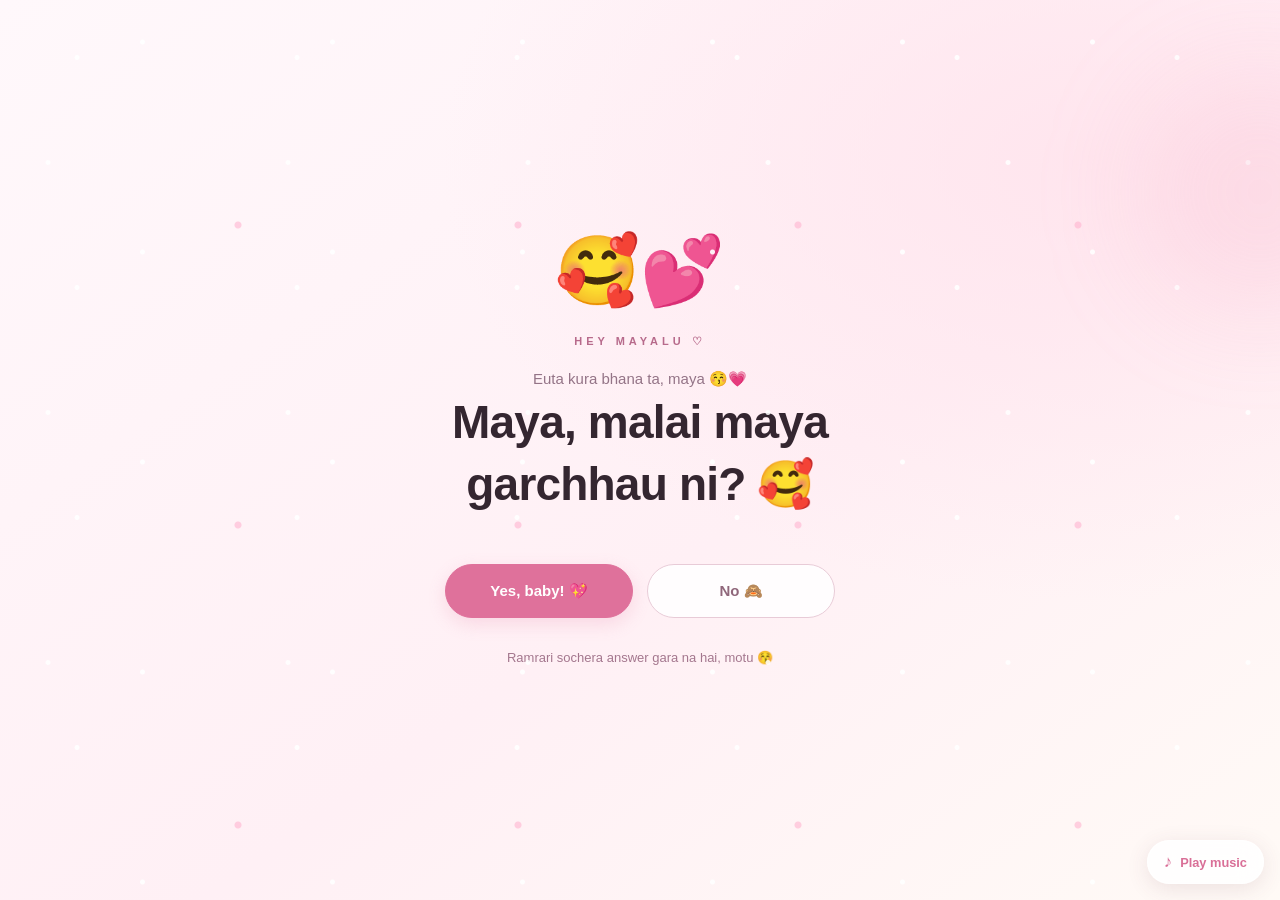
<file: index.html>
<!DOCTYPE html>
<html lang="en">
<head>
    <meta charset="UTF-8">
    <meta name="viewport" content="width=device-width, initial-scale=1.0">
    <meta name="theme-color" content="#fff4f7">
    <meta name="description" content="A little anniversary surprise made with love.">

    <title>For My Mayalu ♡</title>

    <link rel="stylesheet" href="css/base.css">
    <link rel="stylesheet" href="css/countdown.css">
</head>

<body class="page-countdown">
    <main id="app">
        <section class="countdown-screen">
            <div class="countdown-card">
                <span class="eyebrow">A LITTLE SOMETHING FOR YOU</span>

                <div class="countdown-heart">♡</div>

                <h1>Hey, mayalu...</h1>

                <p class="countdown-message">
                    Maile timro lagi sano surprise banako chhu.
                    Tara ali ber parkhinu parchha hai. 🥹
                </p>

                <p class="countdown-label">Your surprise unlocks in</p>

                <div class="countdown-timer" aria-live="polite">
                    <div class="time-unit">
                        <span id="days">00</span>
                        <small>Days</small>
                    </div>

                    <div class="time-unit">
                        <span id="hours">00</span>
                        <small>Hours</small>
                    </div>

                    <div class="time-unit">
                        <span id="minutes">00</span>
                        <small>Minutes</small>
                    </div>

                    <div class="time-unit">
                        <span id="seconds">00</span>
                        <small>Seconds</small>
                    </div>
                </div>

                <p class="countdown-footer">
                    Hamro 6 months ko sano celebration ♡
                </p>

                <p class="timezone-note">
                    Nepal Time · October 20, 2026
                </p>
            </div>
        </section>
    </main>

    <script src="js/main.js"></script>
    <script src="js/countdown.js"></script>
    <script src="js/music.js"></script>
</body>
</html>
</file>
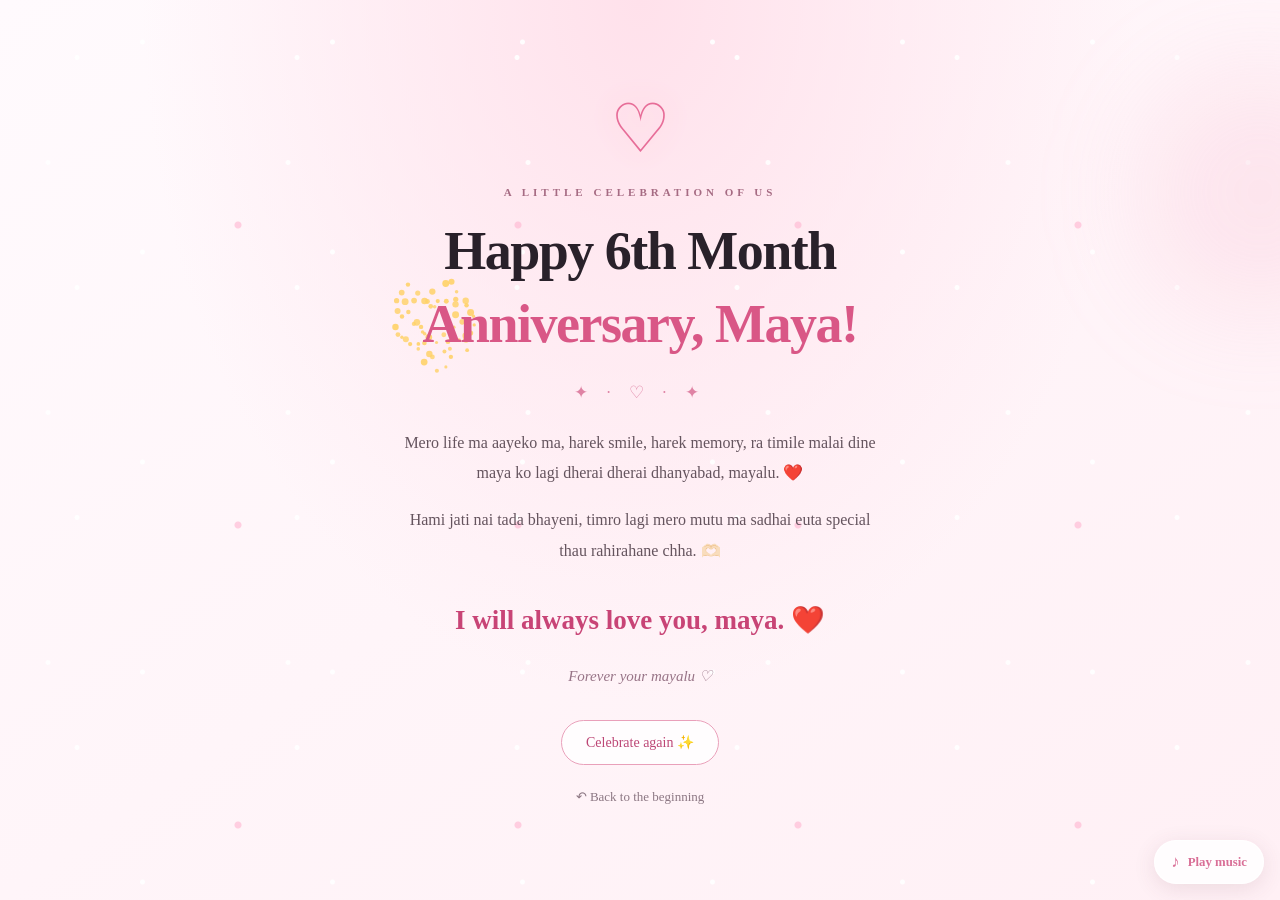
<file: pages/ending.html>
<!DOCTYPE html>
<html lang="en">
<head>
    <meta charset="UTF-8">
    <meta name="viewport" content="width=device-width, initial-scale=1.0">
    <meta name="theme-color" content="#fff7fa">

    <title>Happy 6 Months, Maya ♡</title>

    <link rel="stylesheet" href="../css/base.css">
    <link rel="stylesheet" href="../css/ending.css">
</head>

<body class="page-ending">

    <canvas id="fireworks" aria-hidden="true"></canvas>

    <main class="ending-card">

        <div class="ending-heart" aria-hidden="true">♡</div>

        <p class="ending-label">A LITTLE CELEBRATION OF US</p>

        <h1>
            Happy 6th Month
            <span>Anniversary, Maya!</span>
        </h1>

        <div class="ending-divider">✦ · ♡ · ✦</div>

        <p class="ending-message">
            Mero life ma aayeko ma, harek smile, harek memory, ra timile malai dine maya ko lagi dherai dherai dhanyabad, mayalu. ❤️
        </p>

        <p class="ending-distance">
            Hami jati nai tada bhayeni, timro lagi mero mutu ma sadhai euta special thau rahirahane chha. 🫶🏻
        </p>

        <p class="ending-love">
            I will always love you, maya. ❤️
        </p>

        <p class="ending-signature">
            Forever your mayalu ♡
        </p>

        <button id="celebrate-again" type="button">
            Celebrate again ✨
        </button>

        <a class="ending-home" href="../index.html">
            ↶ Back to the beginning
        </a>

    </main>

    <script src="../js/ending.js"></script>
    <script src="../js/music.js"></script>
</body>
</html>
</file>
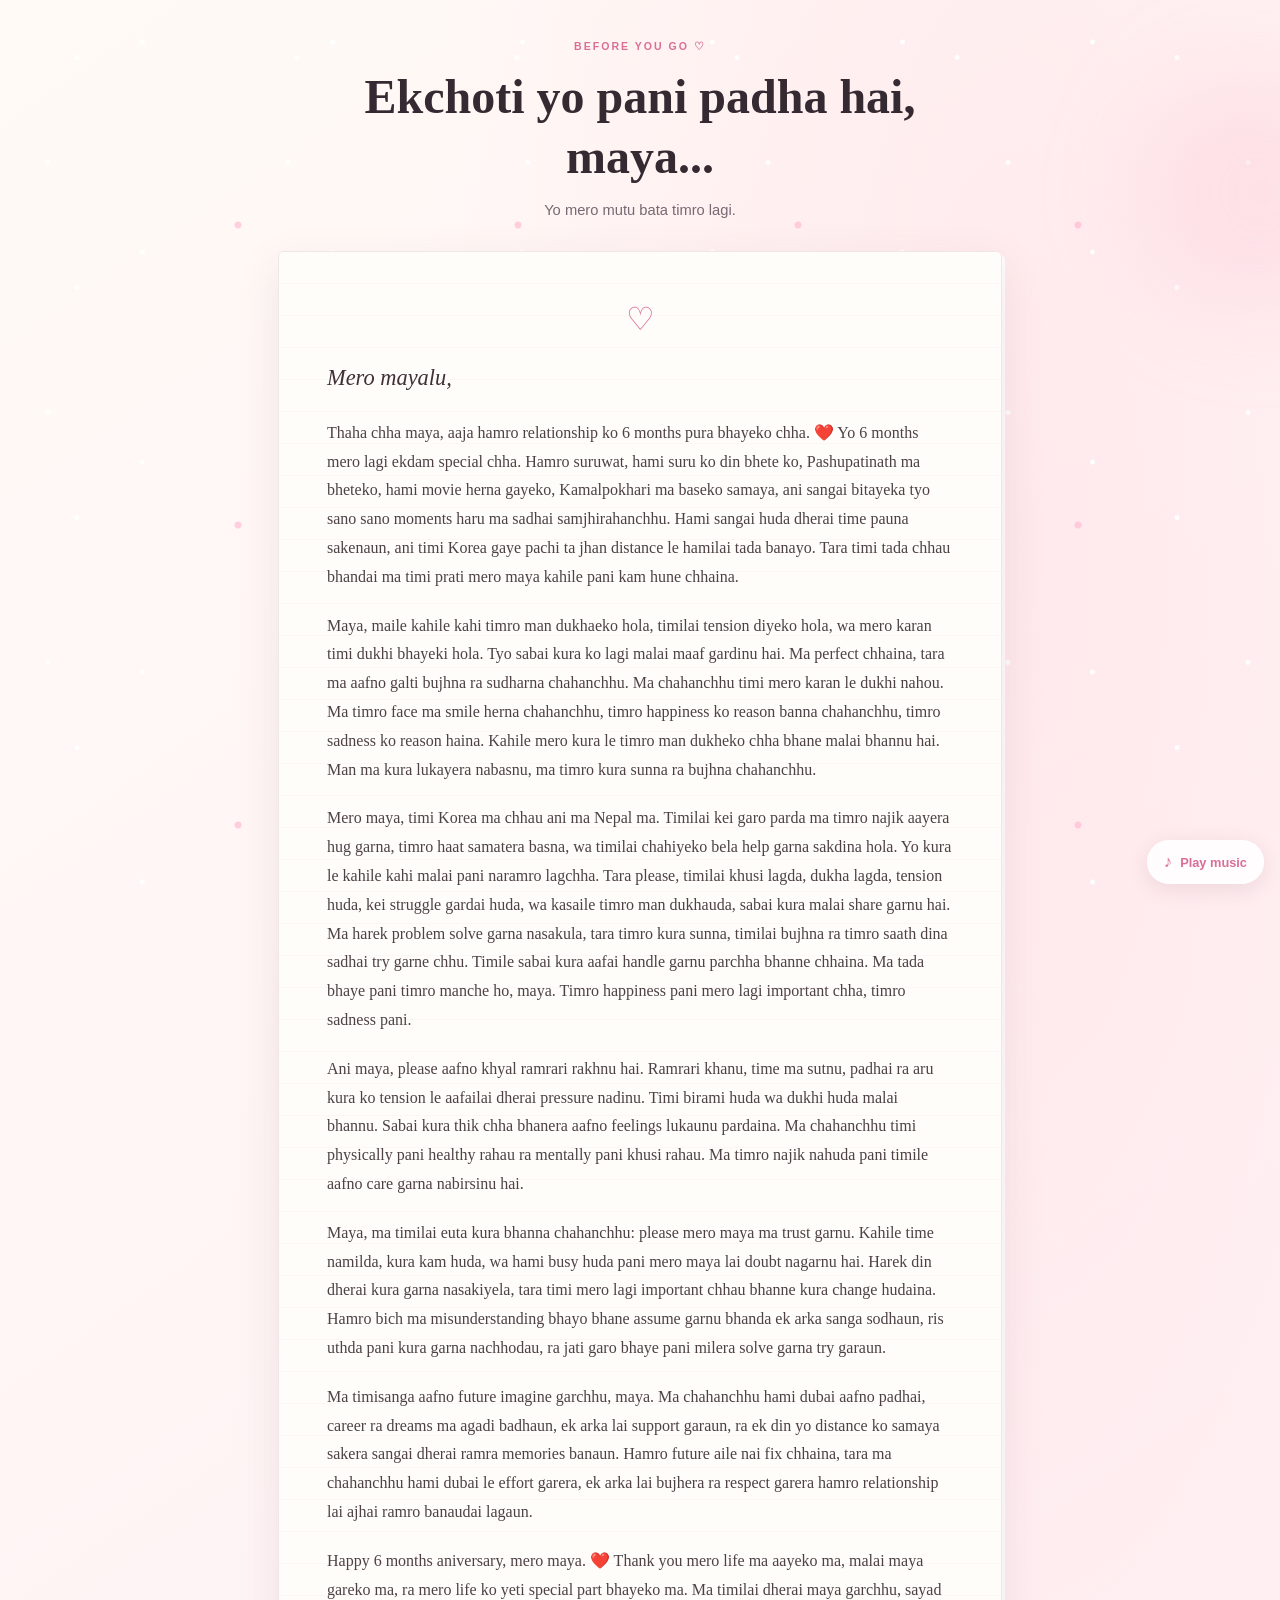
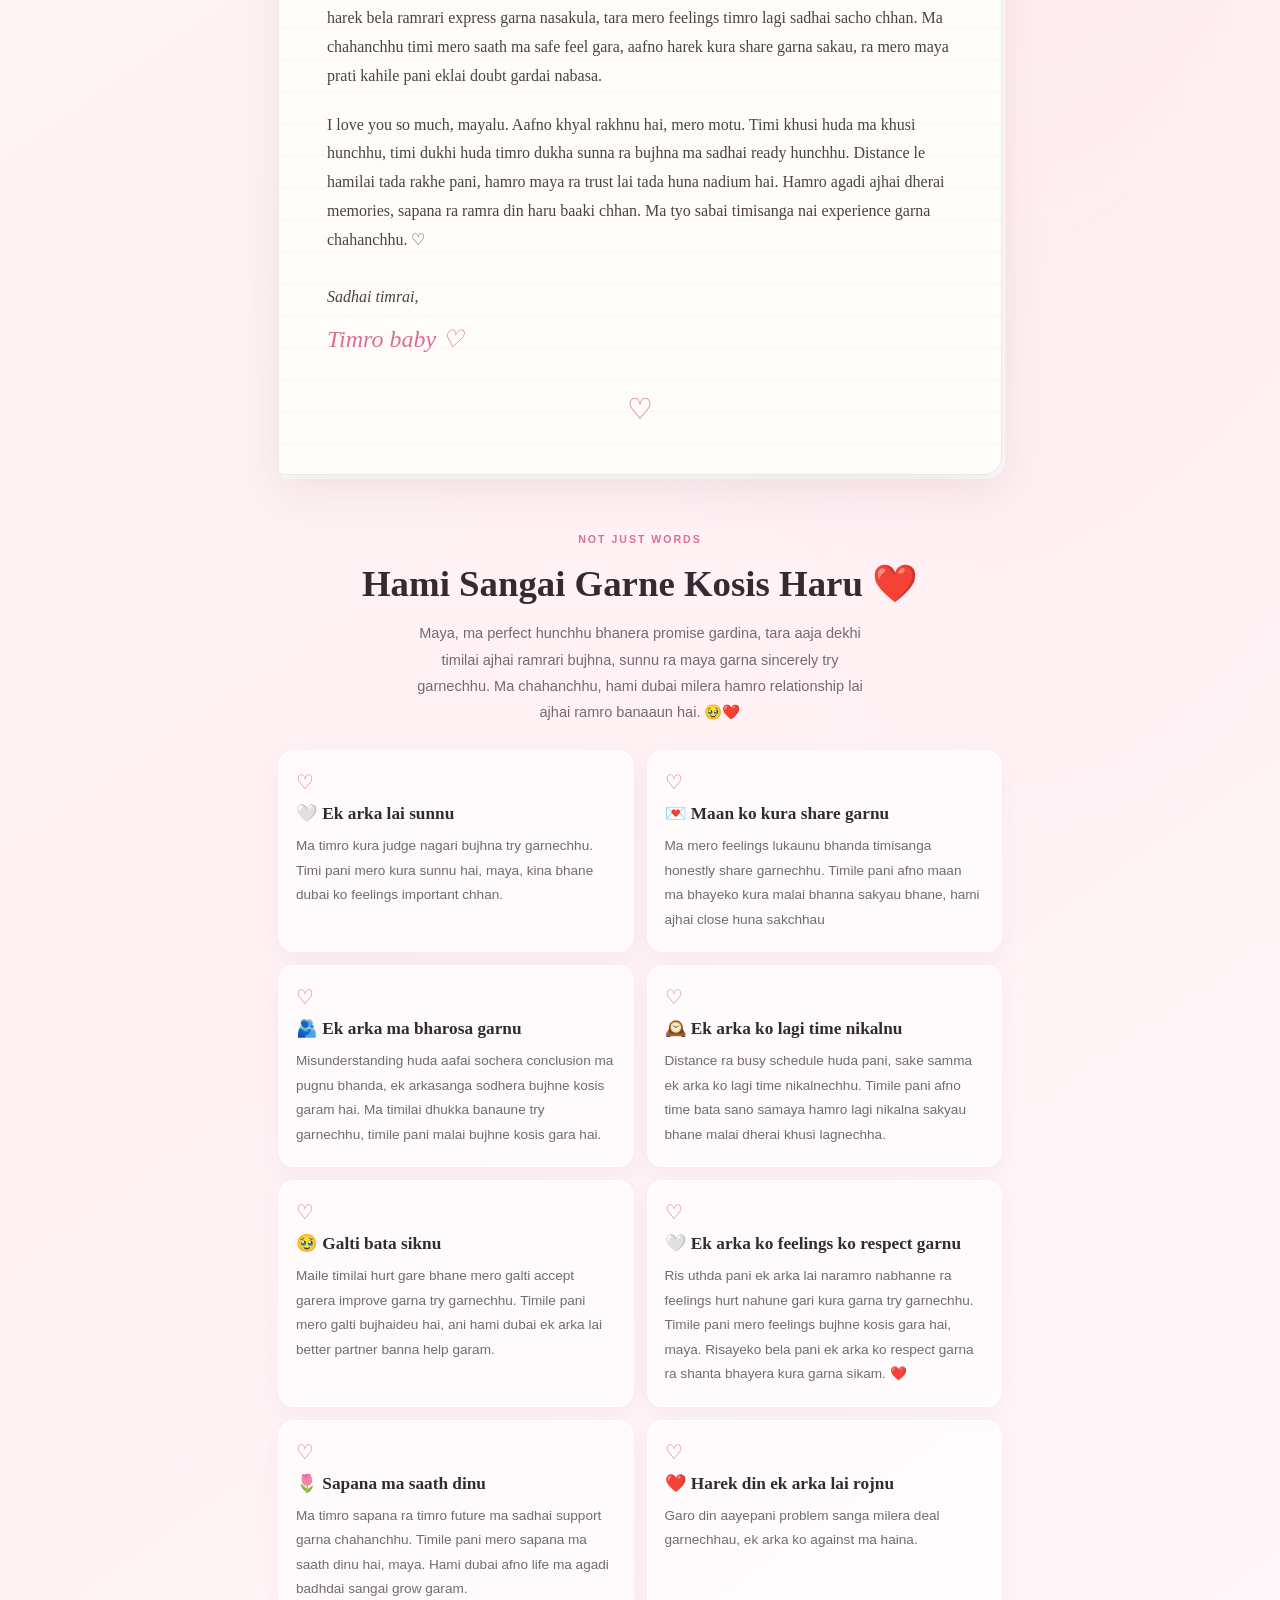
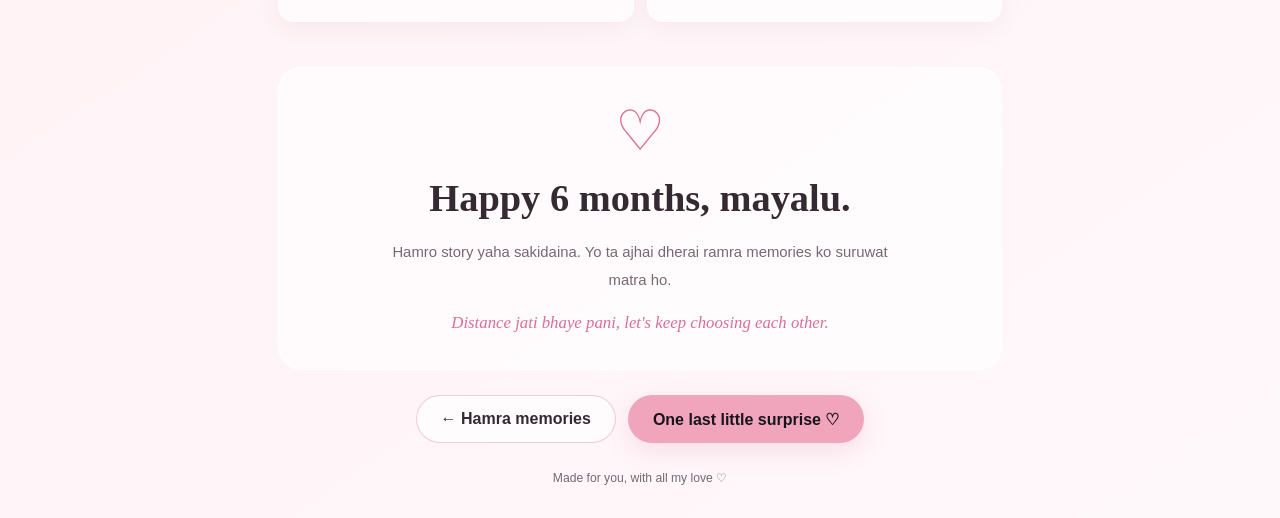
<file: pages/final-letter.html>
<!DOCTYPE html>
<html lang="en">
<head>
    <meta charset="UTF-8">
    <meta name="viewport" content="width=device-width, initial-scale=1.0">
    <meta name="theme-color" content="#fff4f7">
    <meta name="description" content="One last letter for my mayalu, made with love.">
    <title>One Last Letter ♡</title>

    <link rel="stylesheet" href="../css/base.css">
    <link rel="stylesheet" href="../css/final-letter.css">
</head>
<body class="page-final">
    <main class="final-page">
        <header class="final-header">
            <span class="final-kicker">BEFORE YOU GO ♡</span>
            <h1>Ekchoti yo pani padha hai, maya...</h1>
            <p>Yo mero mutu bata timro lagi.</p>
        </header>

        <article class="letter-paper">
            <div class="paper-decoration">♡</div>

            <p class="letter-greeting">Mero mayalu,</p>

            <div id="letter-body" class="letter-body">
                <!-- The letter is loaded from content/love-letter.js -->
            </div>

            <p class="letter-signoff">Sadhai timrai,</p>
            <p class="letter-signature">Timro baby ♡</p>

            <div class="paper-bottom-heart">♡</div>
        </article>

        <section class="promises-section">
            <span class="final-kicker">NOT JUST WORDS</span>
            <h2>Hami Sangai Garne Kosis Haru ❤️</h2>
            <p class="promises-intro">
            Maya, ma perfect hunchhu bhanera promise gardina, tara aaja dekhi timilai ajhai ramrari bujhna, sunnu ra maya garna sincerely try garnechhu. Ma chahanchhu, hami dubai milera hamro relationship lai ajhai ramro banaaun hai. 🥹❤️
            </p>

            <div id="promises-list" class="promises-list">
                <!-- Promises are loaded from content/promises.js -->
            </div>
        </section>

        <section class="final-message">
            <span class="final-big-heart">♡</span>
            <h2>Happy 6 months, mayalu.</h2>
            <p>
                Hamro story yaha sakidaina.
                Yo ta ajhai dherai ramra memories ko suruwat matra ho.
            </p>
            <p class="final-emphasis">
                Distance jati bhaye pani, let's keep choosing each other.
            </p>
        </section>

        <nav class="final-navigation" aria-label="Anniversary pages">
            <a href="memories.html" class="button button-secondary">
                ← Hamra memories
            </a>
            <a href="ending.html" class="button button-primary">
                One last little surprise ♡
            </a>
            
        </nav>

        <footer class="final-footer">
            Made for you, with all my love ♡
        </footer>
    </main>

    <script src="../content/love-letter.js"></script>
    <script src="../content/promises.js"></script>
    <script src="../js/final-letter.js"></script> 
    <script src="../js/memories.js"></script>
    <script src="../js/music.js"></script>  
</body>
</html>
</file>
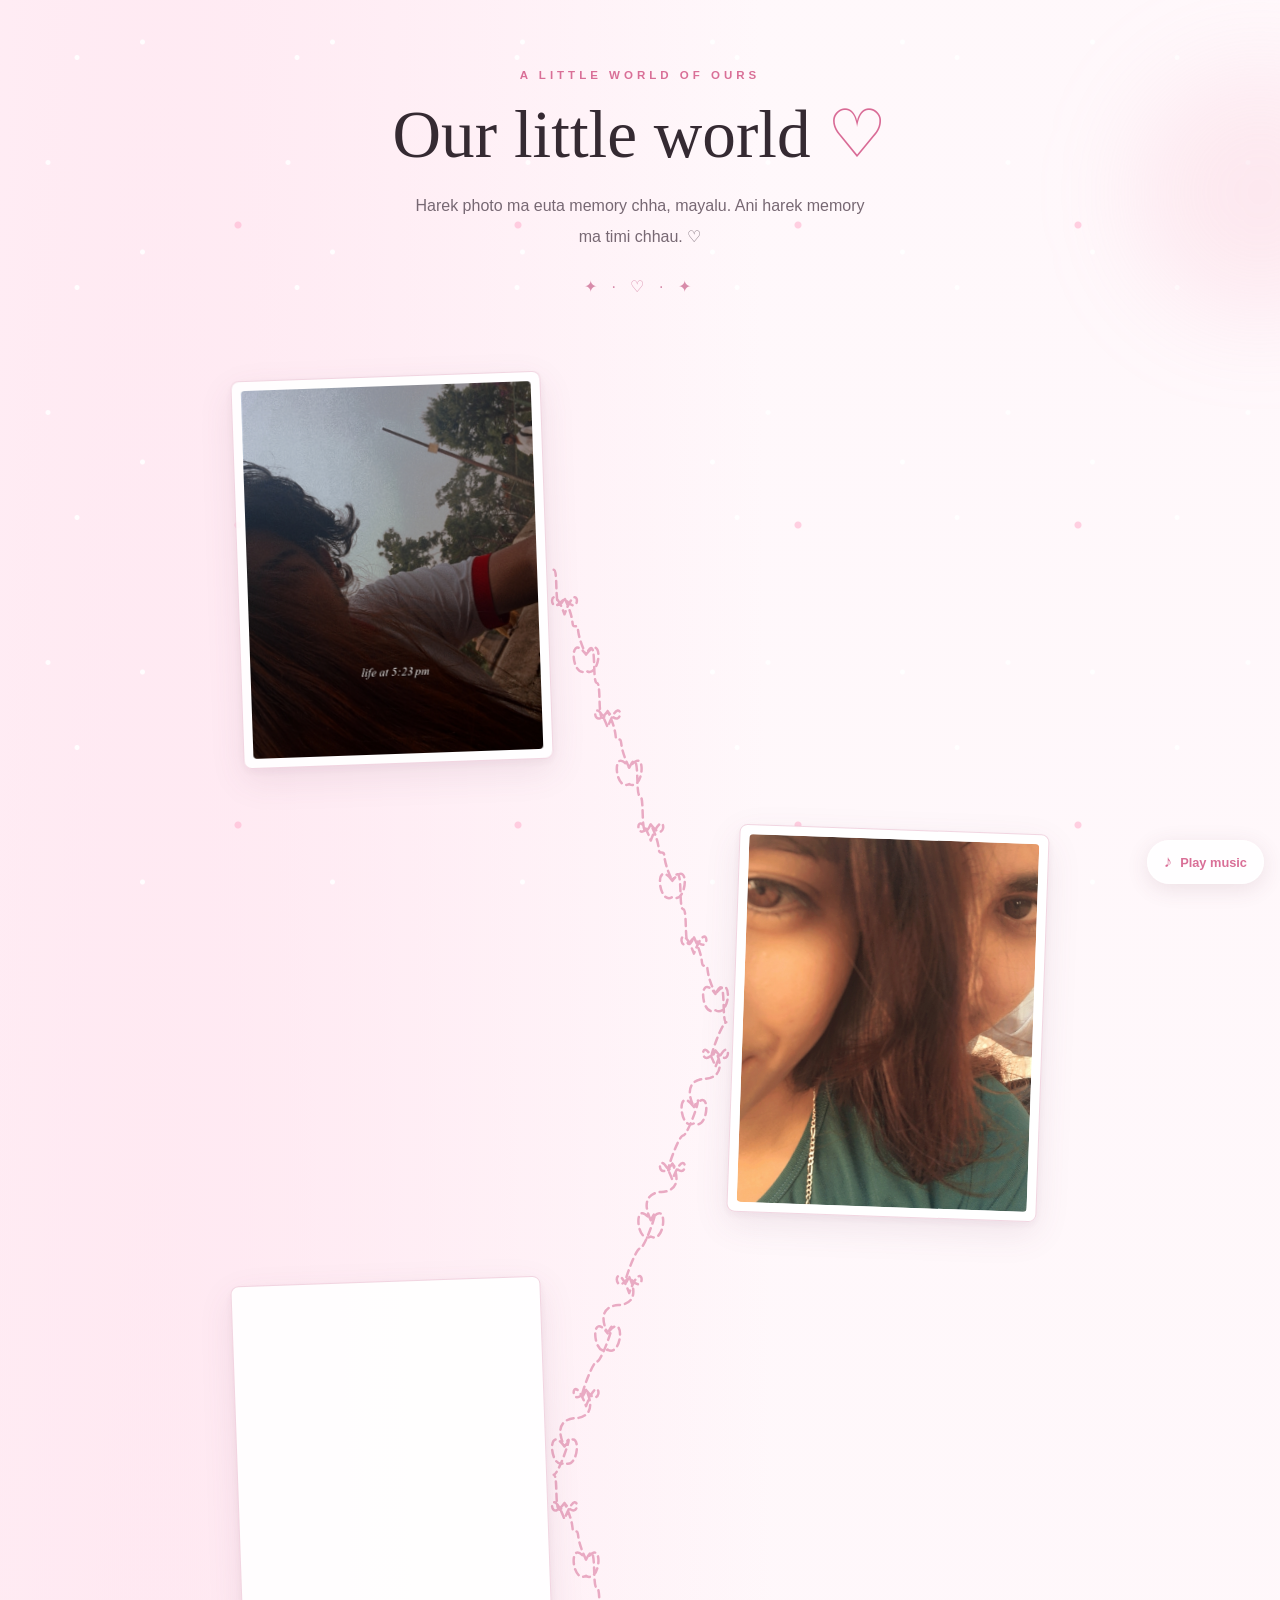
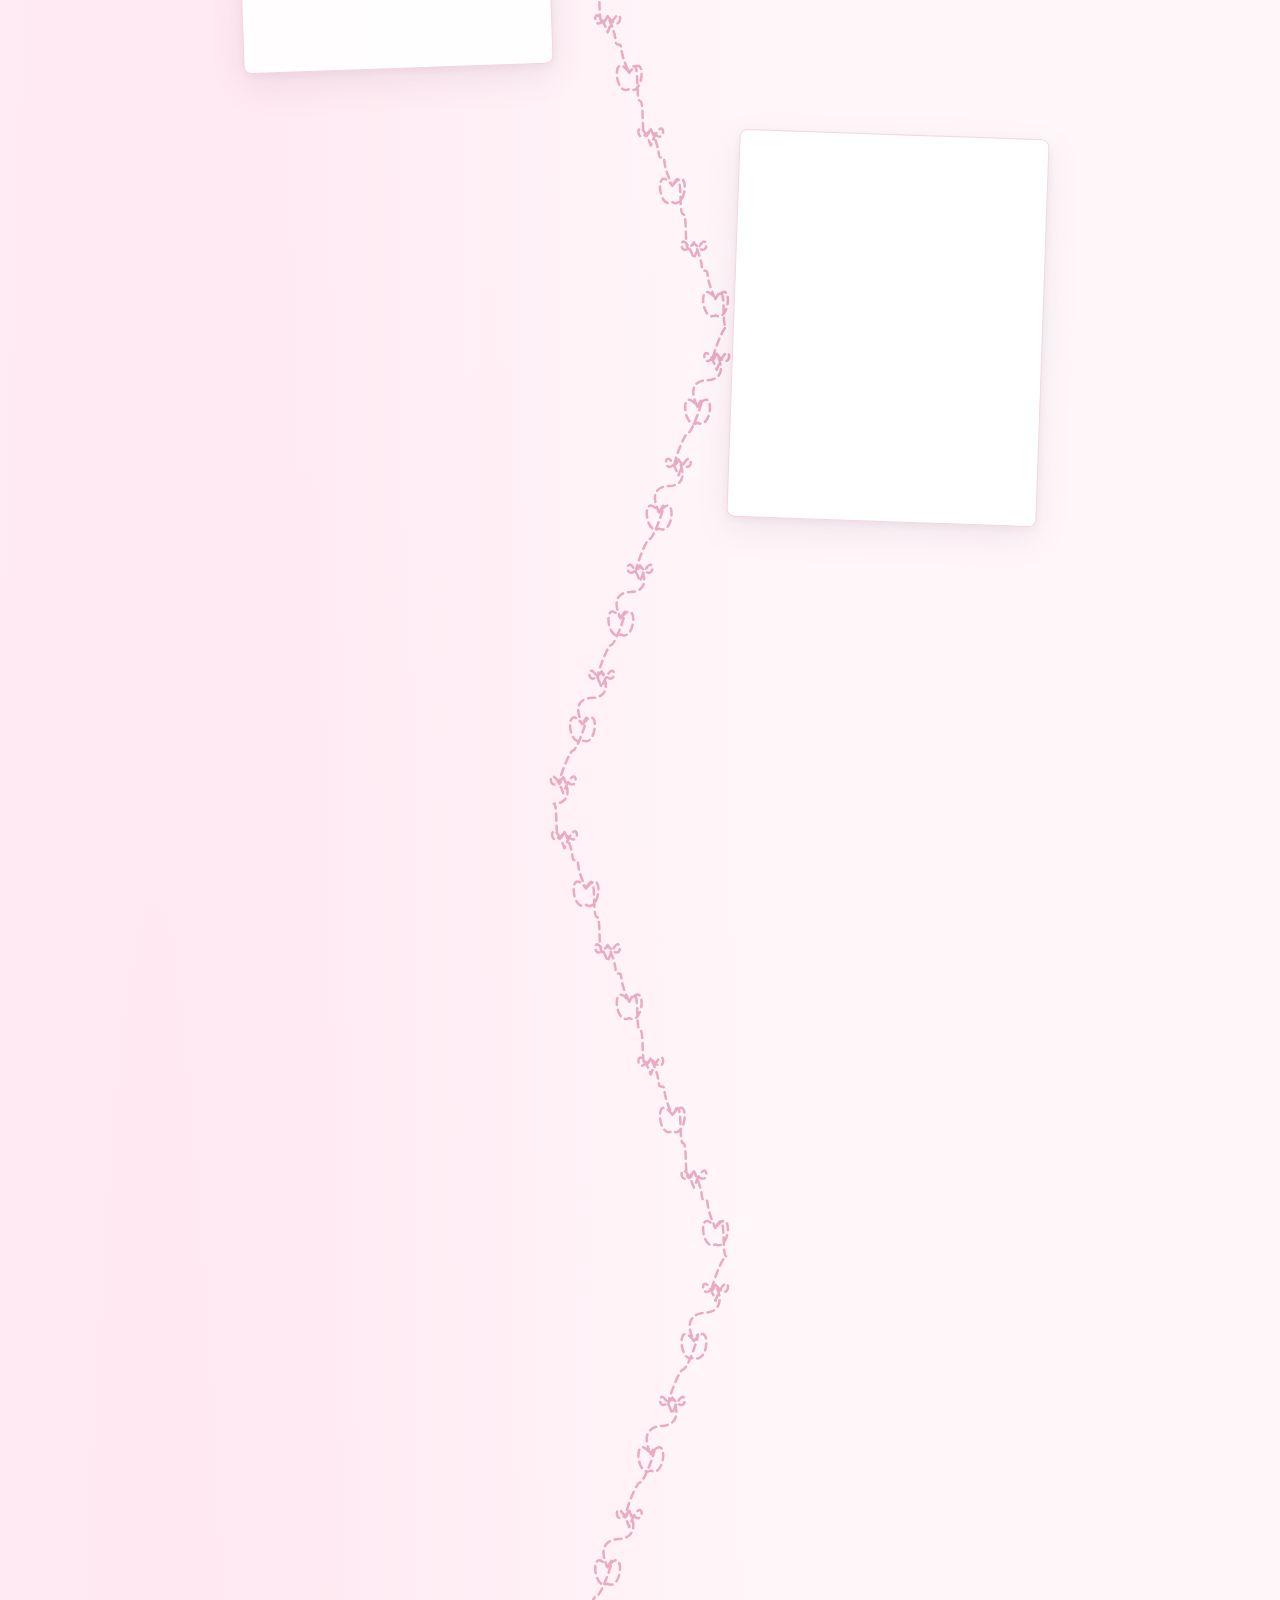
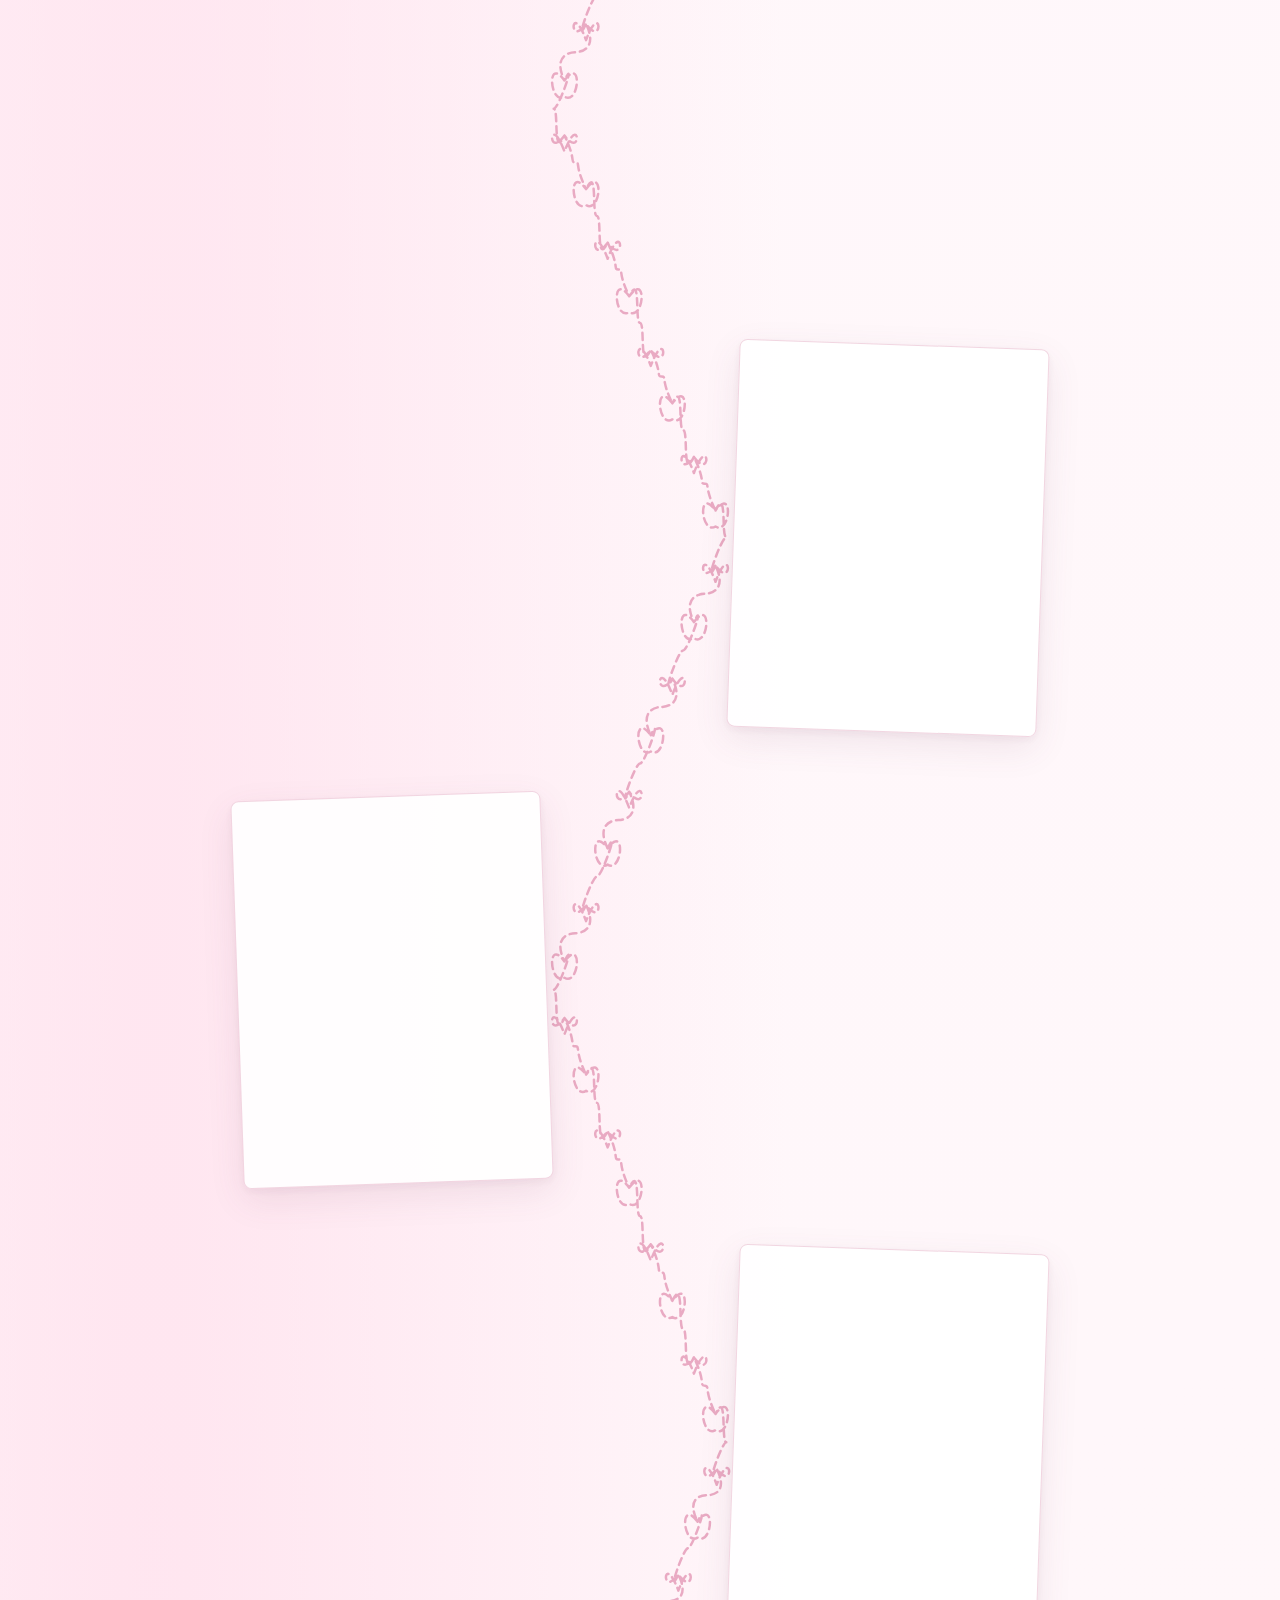
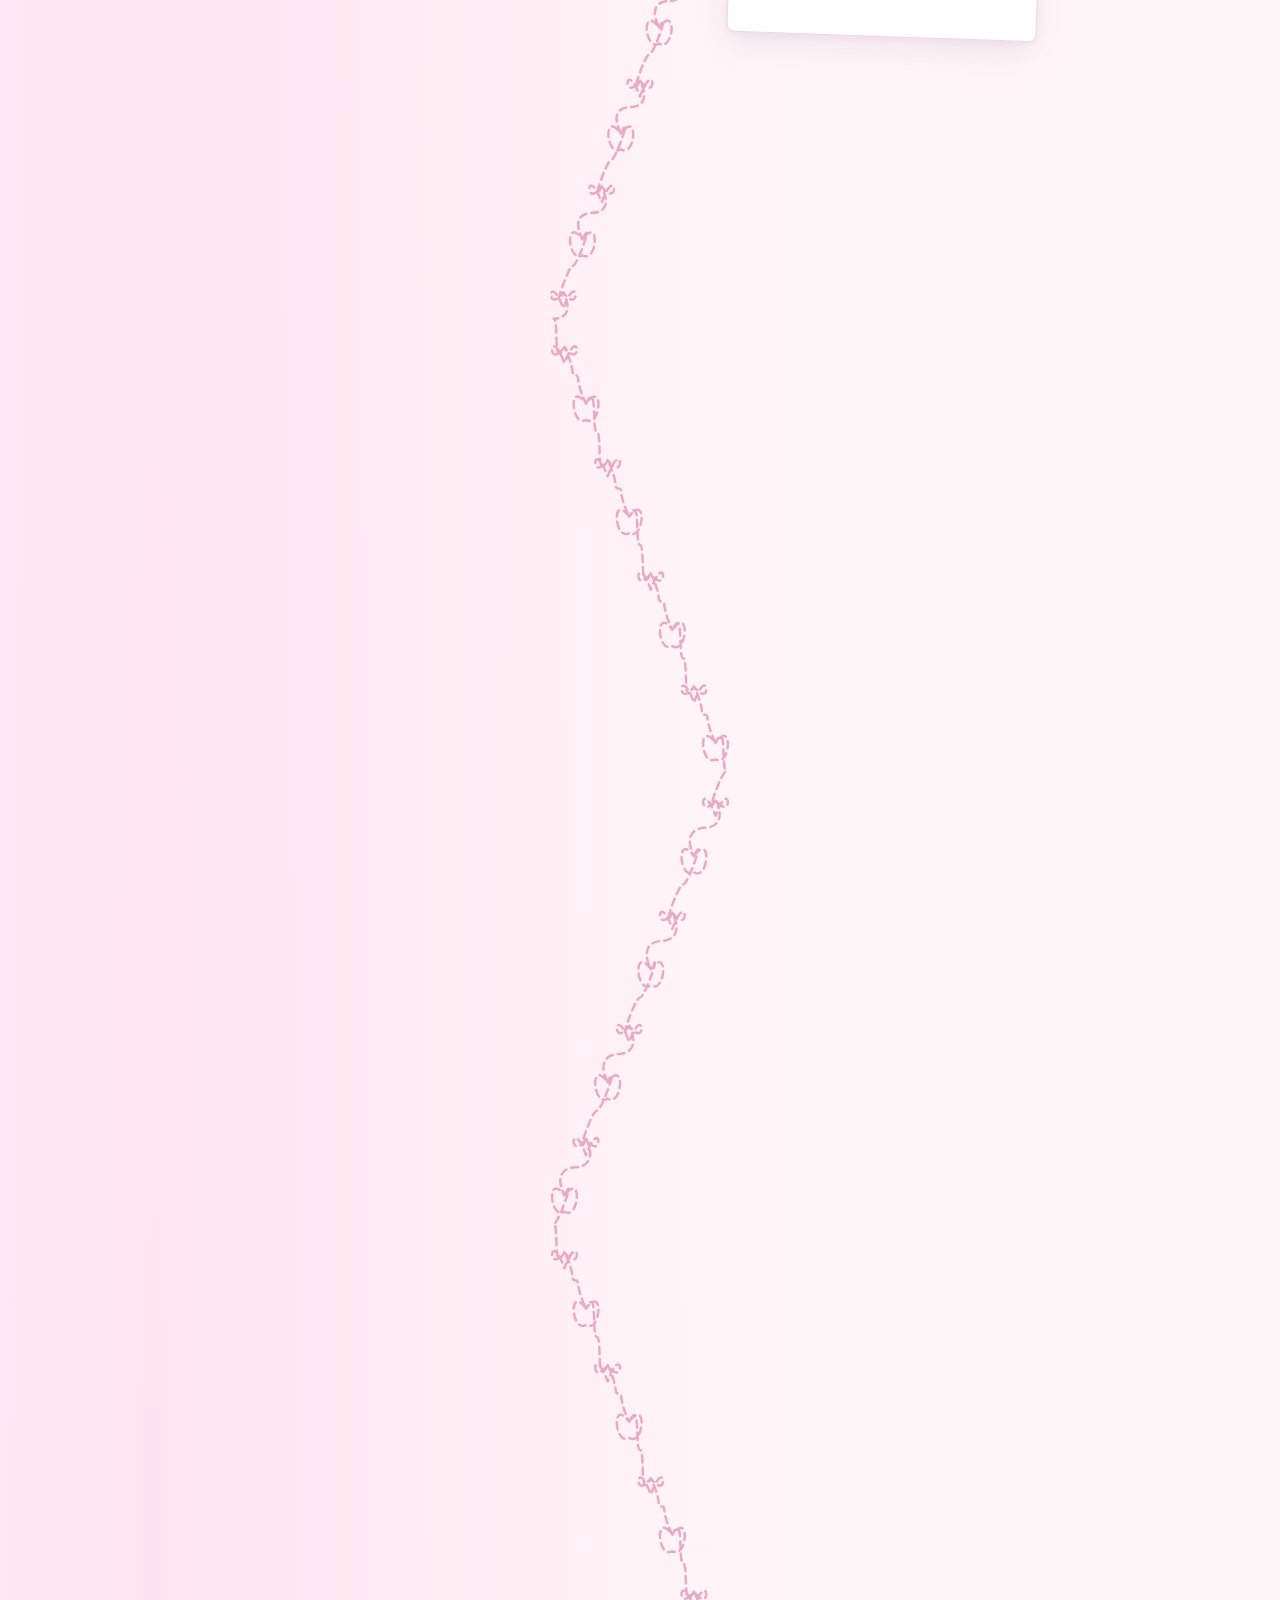
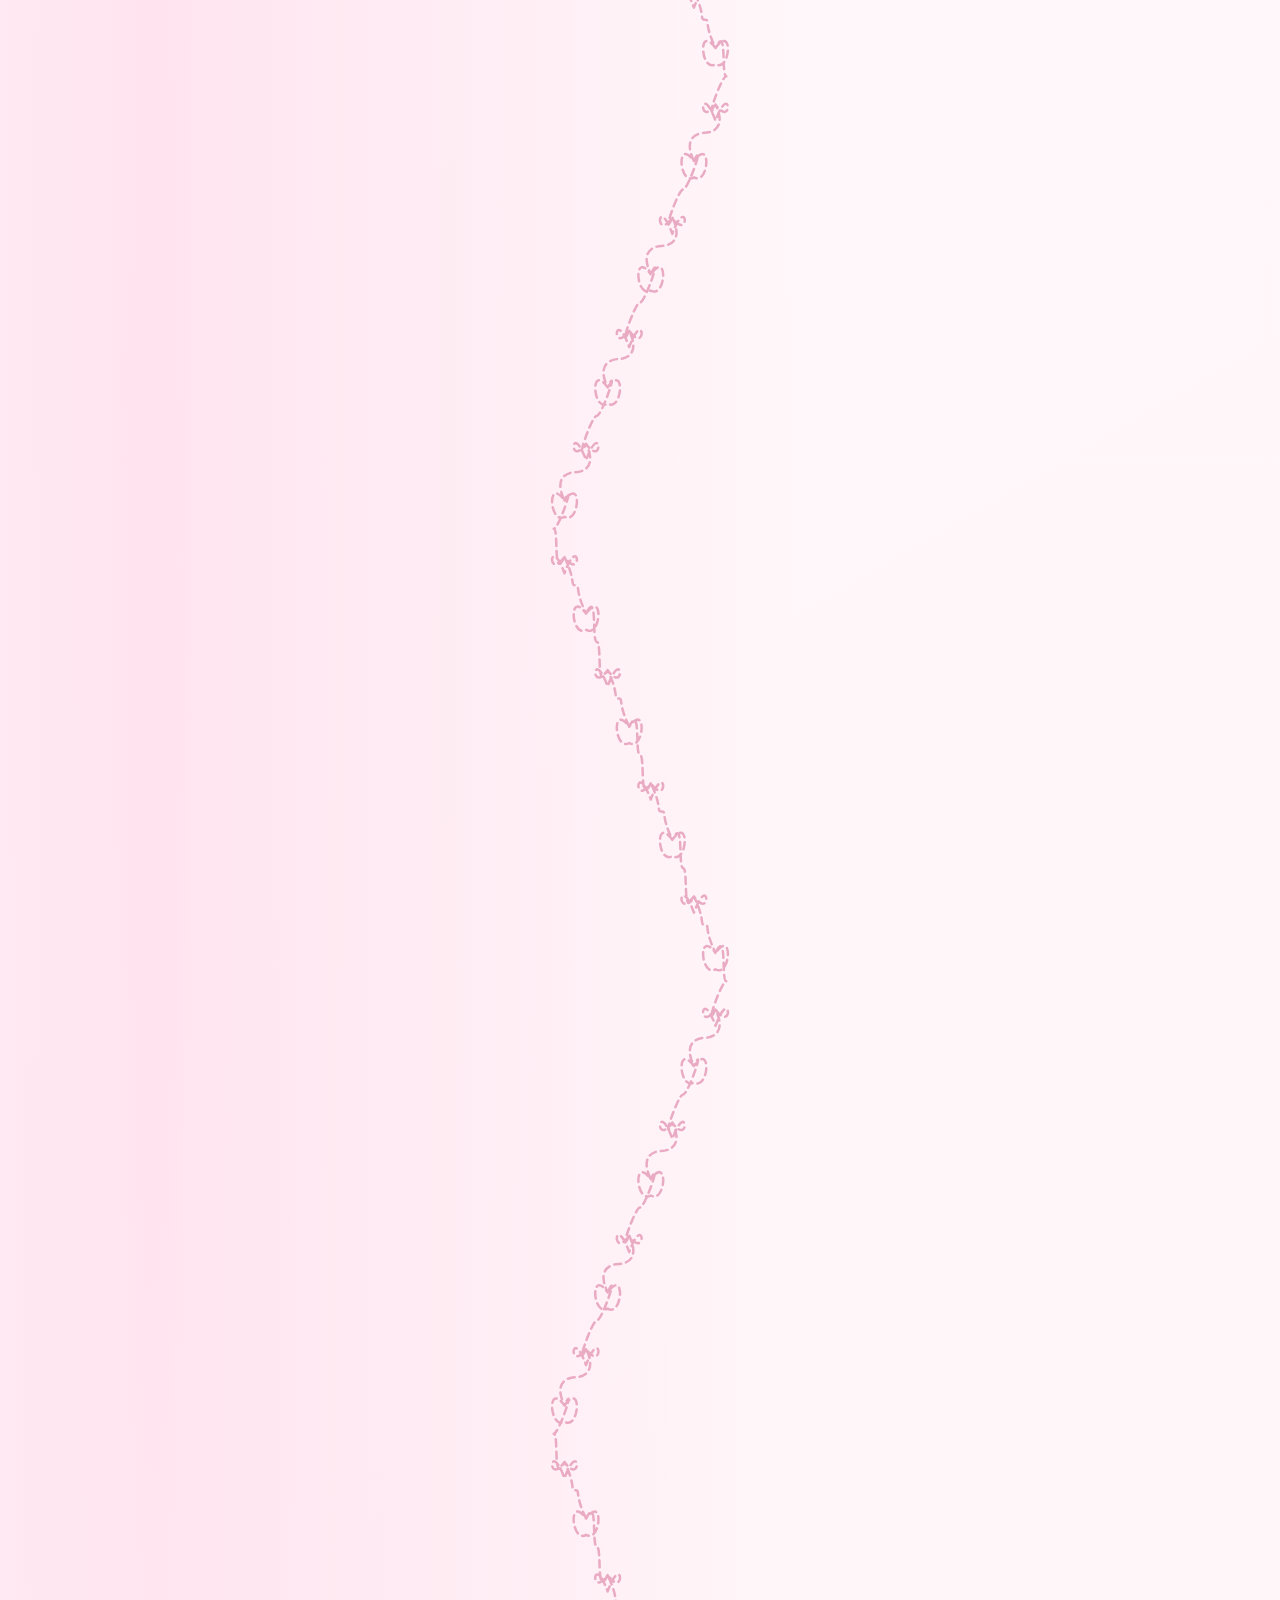
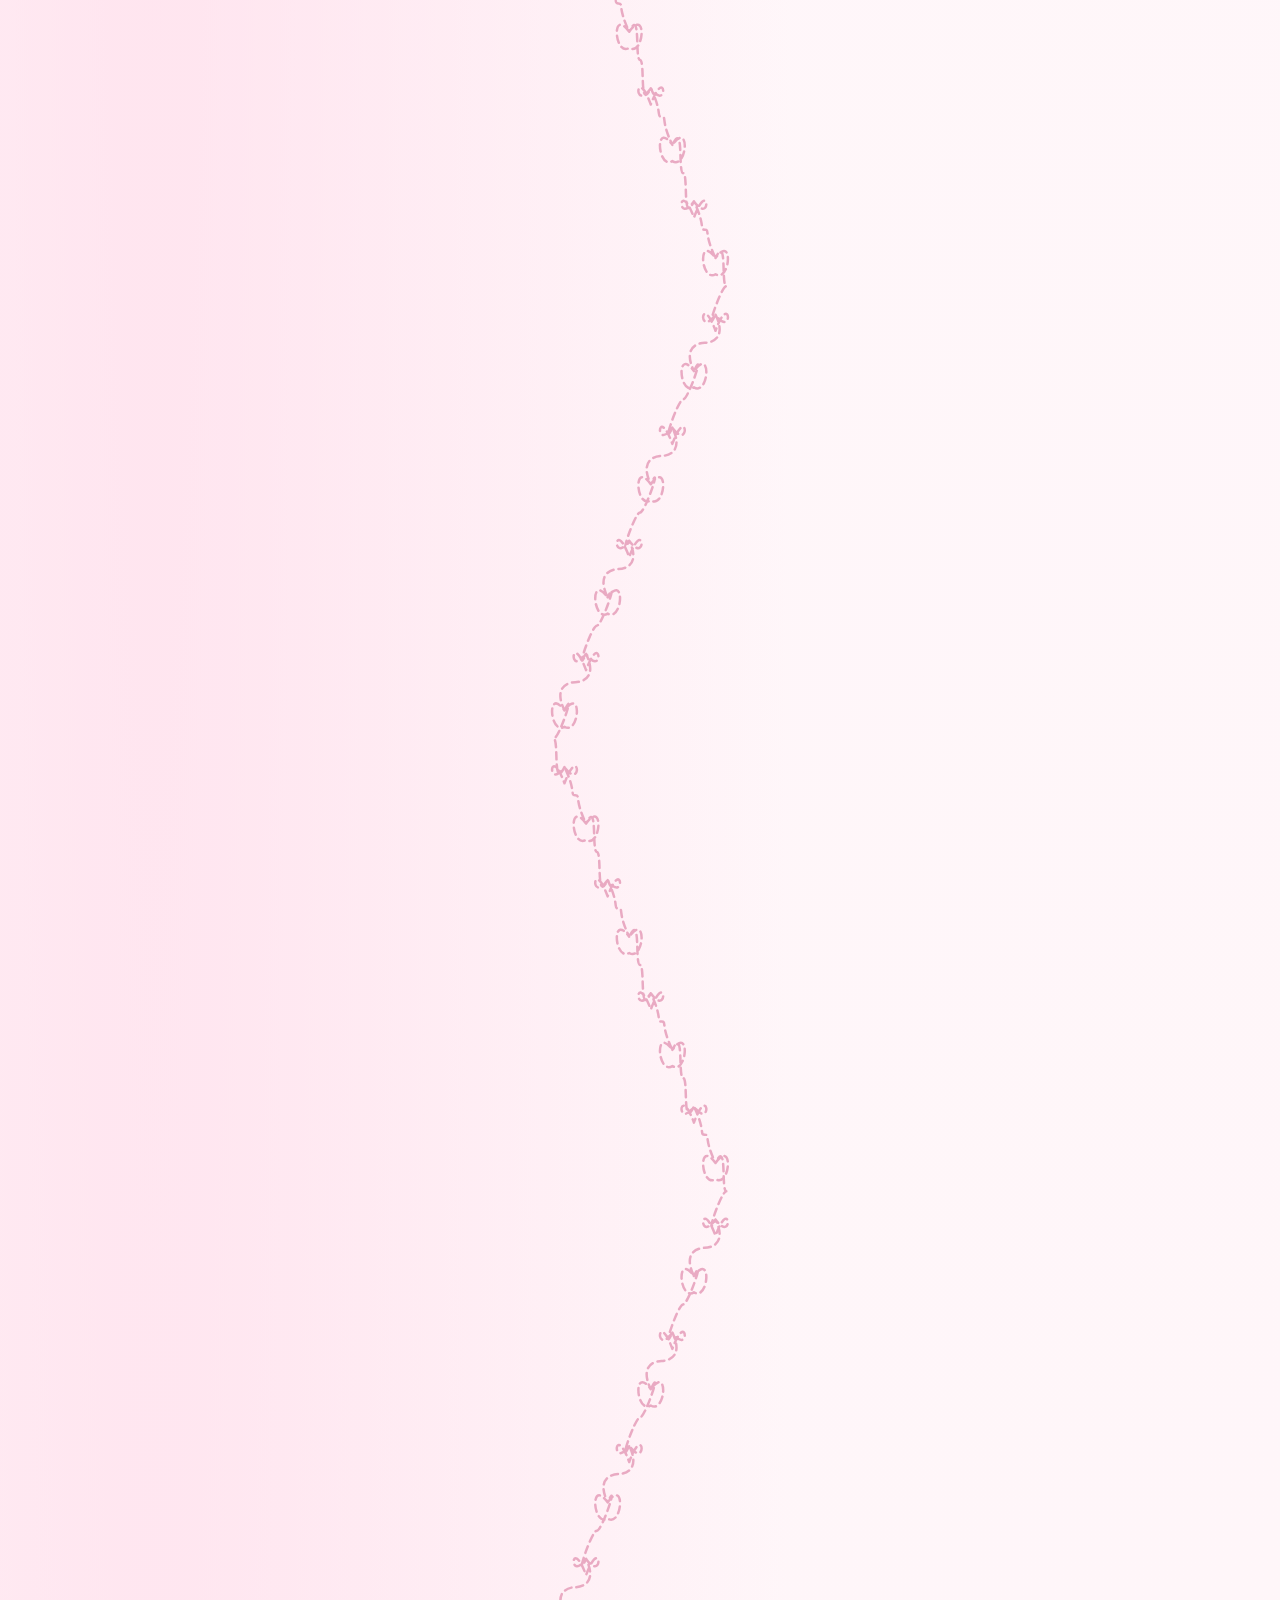
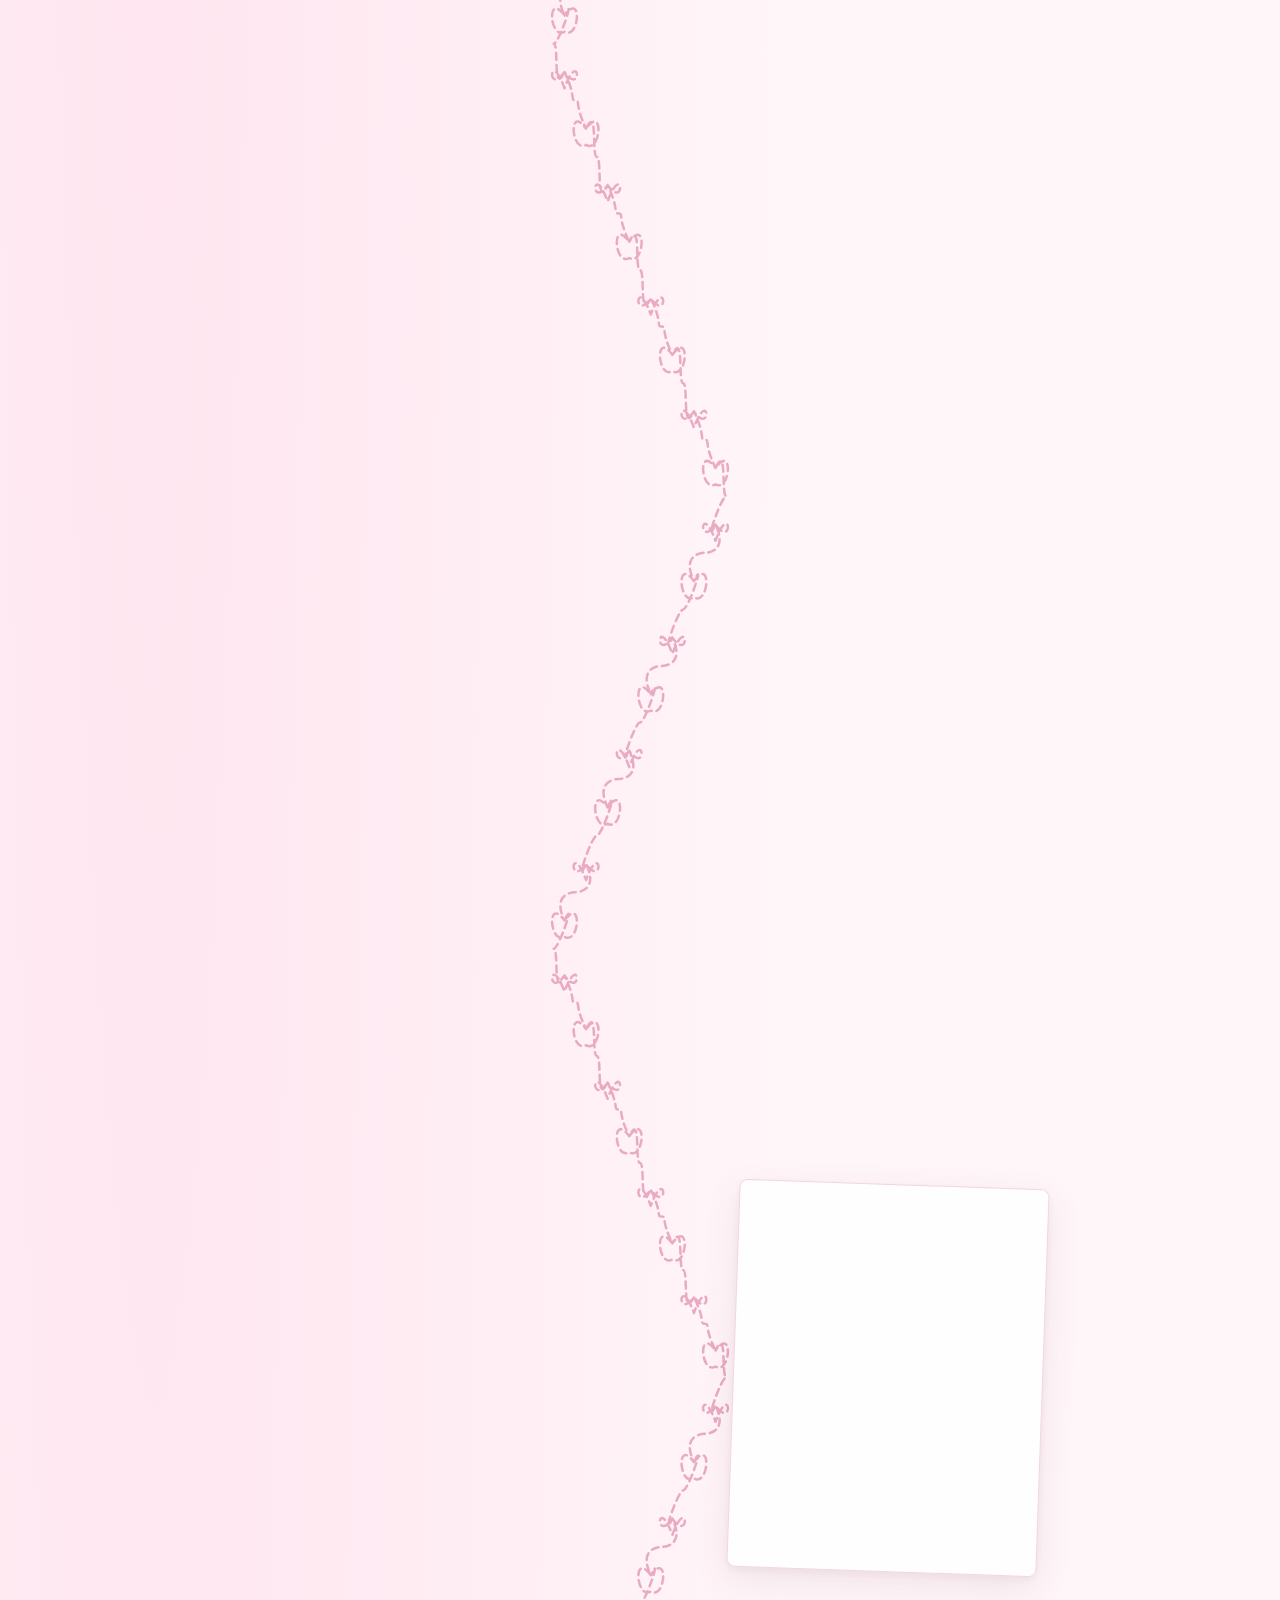
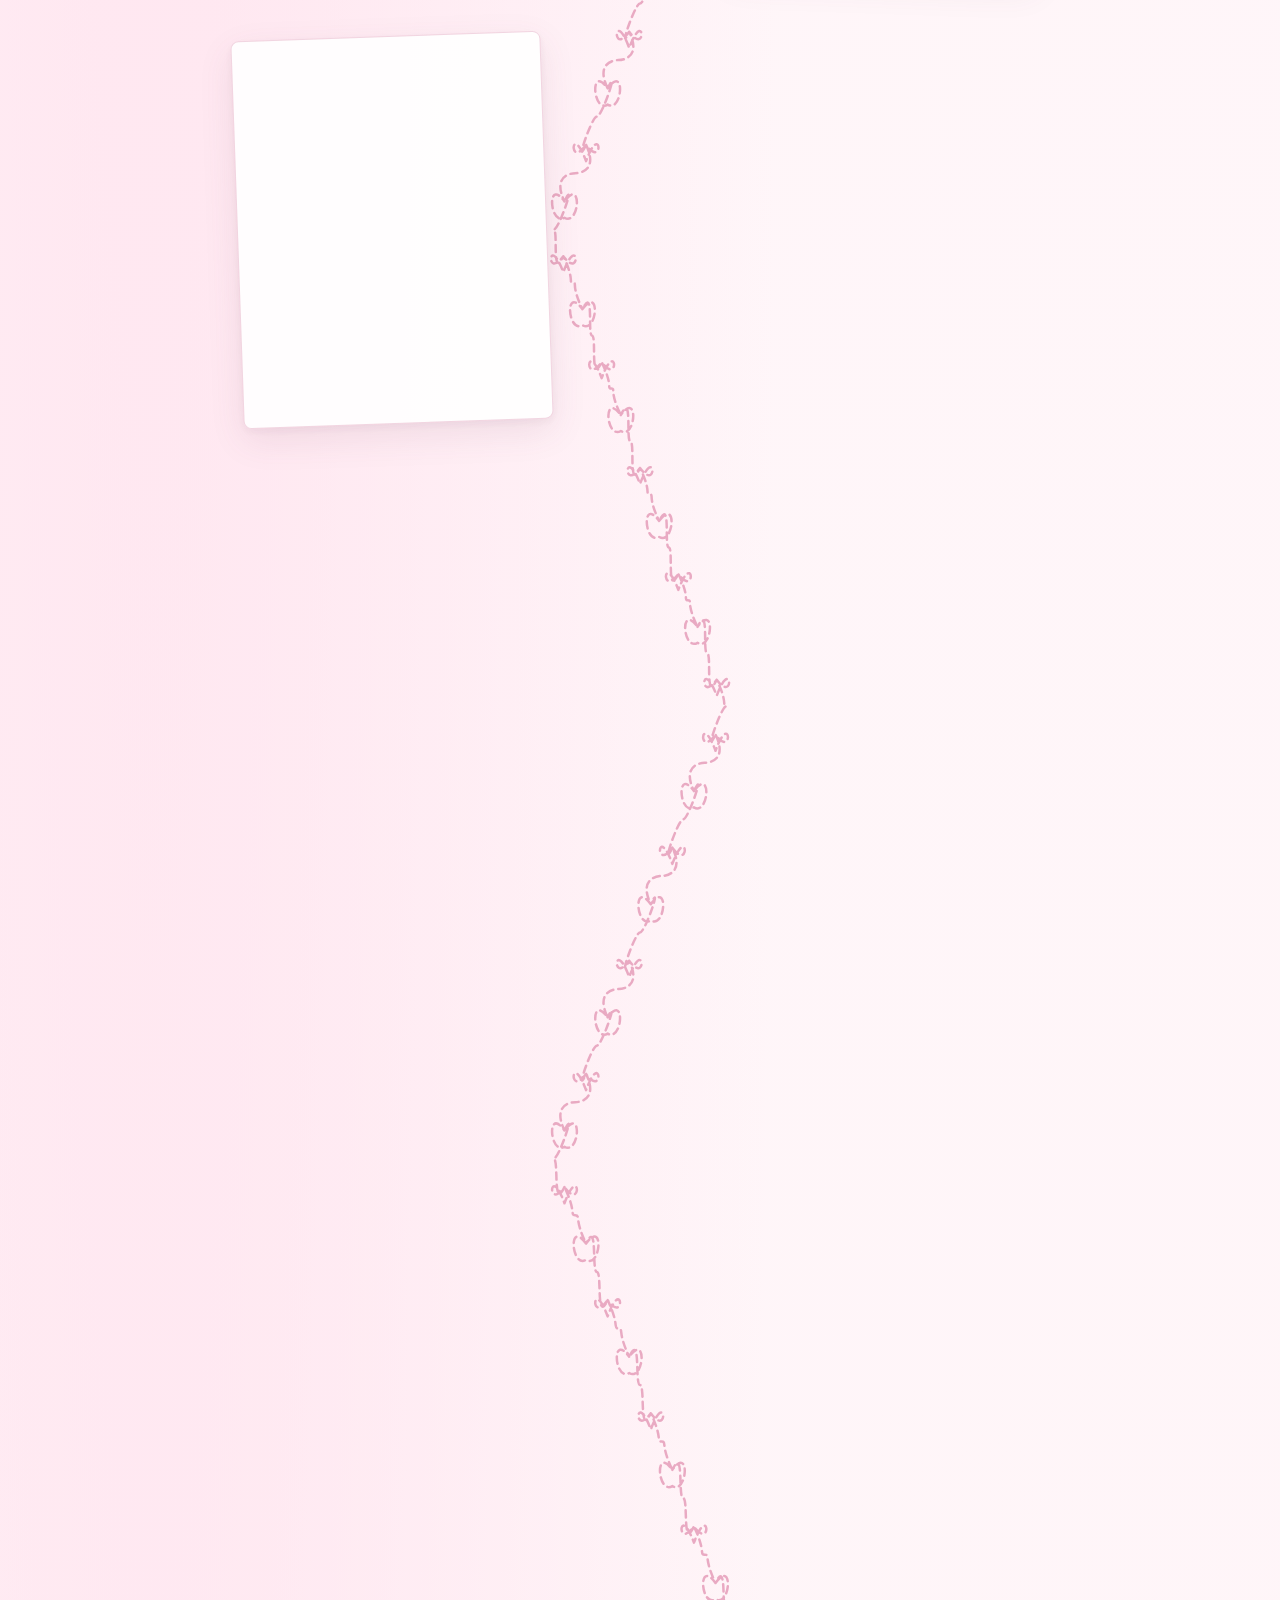
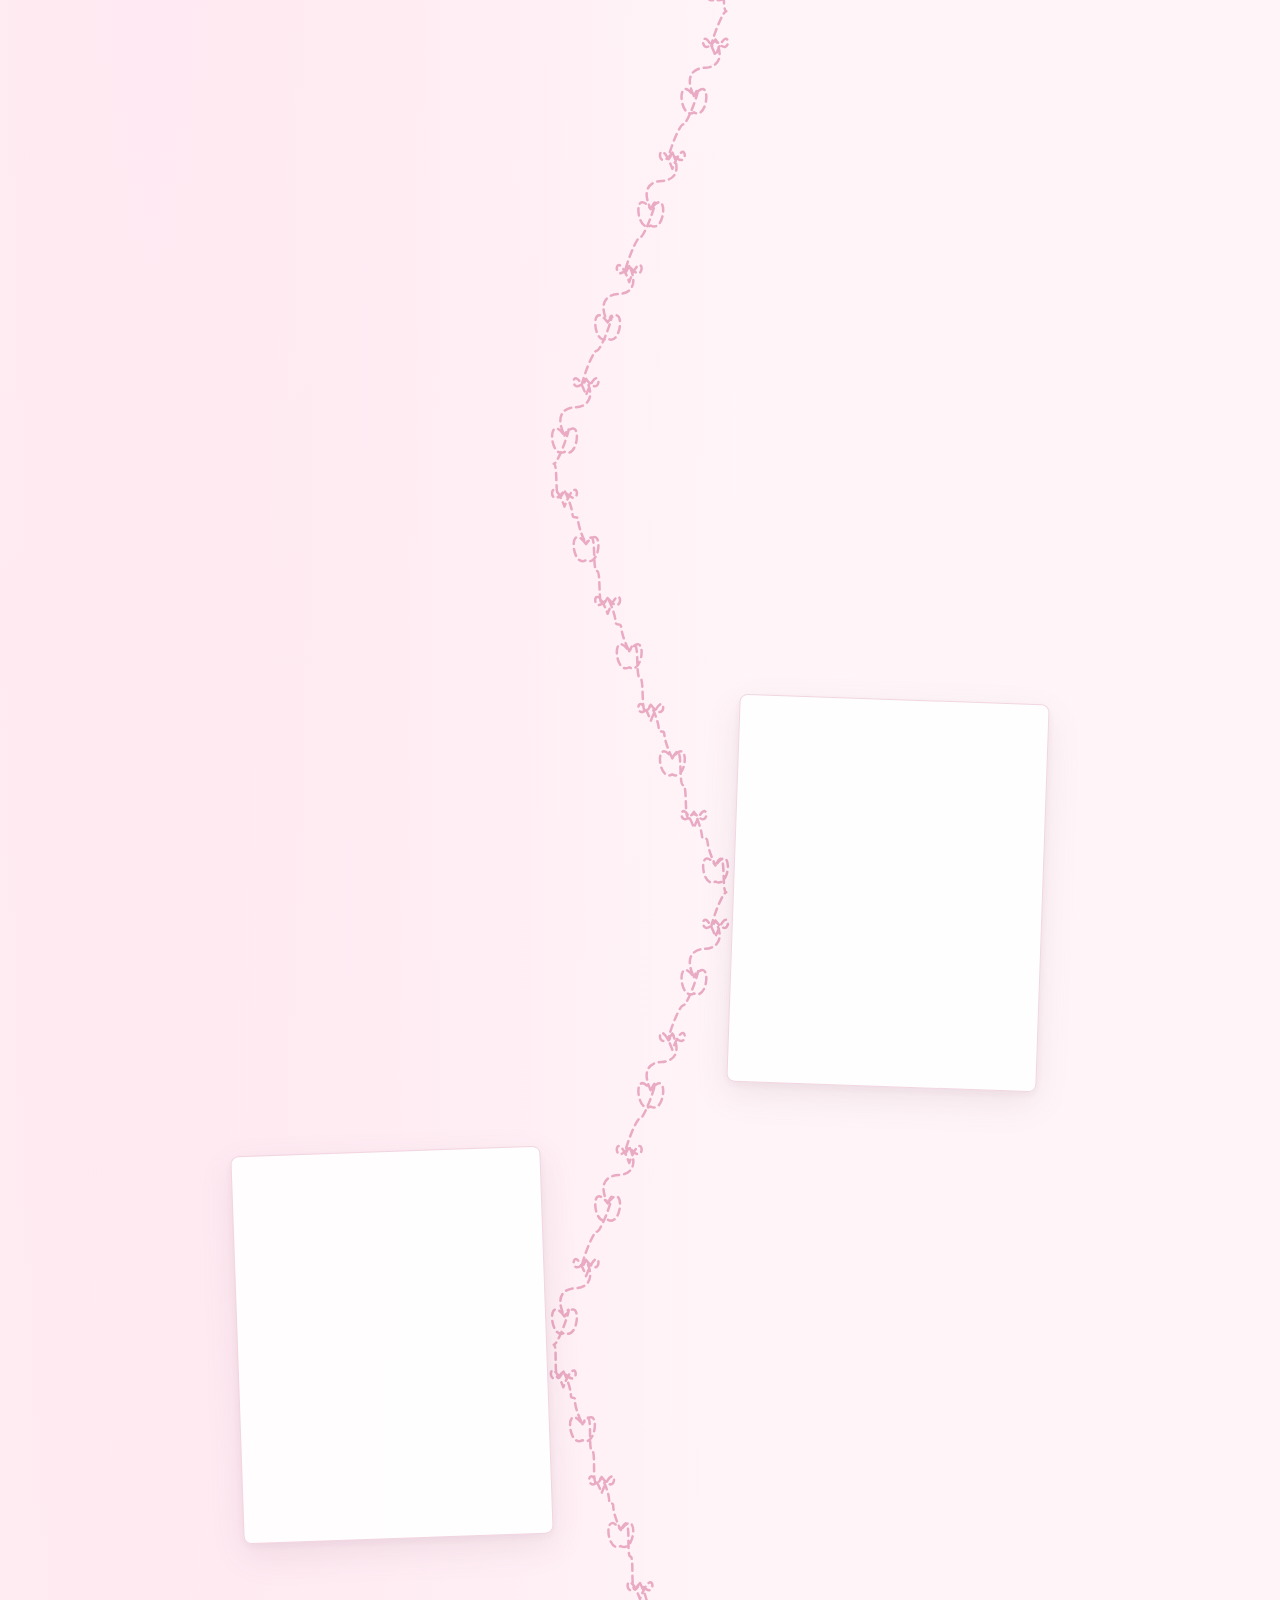
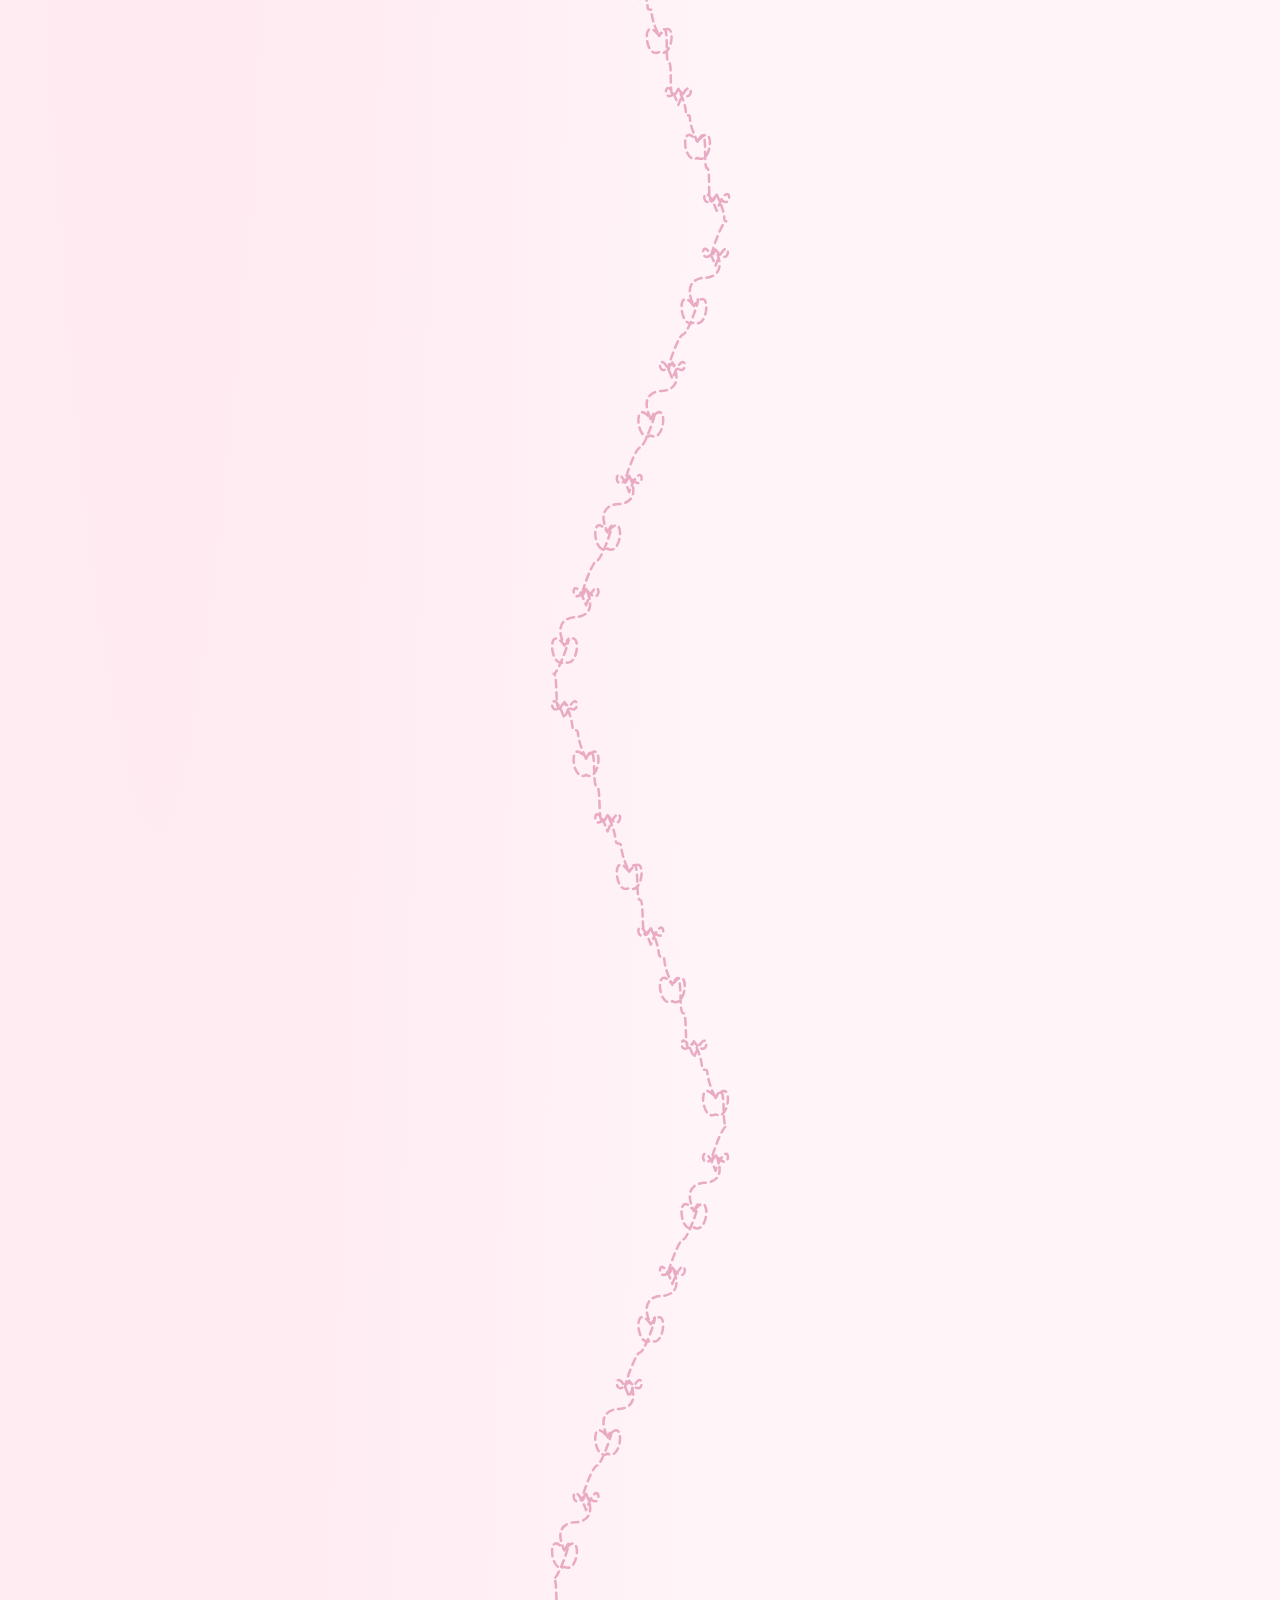
<file: pages/memories.html>
<!DOCTYPE html>
<html lang="en">
<head>
    <meta charset="UTF-8">
    <meta name="viewport" content="width=device-width, initial-scale=1.0">
    <meta name="theme-color" content="#fff4f7">
    <meta name="description" content="Our memories, made with love.">

    <title>Our Little World ♡</title>

    <link rel="stylesheet" href="../css/base.css">
    <link rel="stylesheet" href="../css/memories.css">
</head>

<body class="page-memories">

    <main class="memories-page">

        <header class="memories-header">
            <span class="memories-eyebrow">A LITTLE WORLD OF OURS</span>

            <h1>Our little world <span>♡</span></h1>

            <p>
                Harek photo ma euta memory chha, mayalu.
                Ani harek memory ma timi chhau. ♡
            </p>

            <div class="memories-divider">✦ · ♡ · ✦</div>
        </header>

        <section
            id="memory-gallery"
            class="memory-gallery"
            aria-label="Photos of our memories"
        >
            <svg
                id="memory-path"
                class="memory-path"
                aria-hidden="true"
                preserveAspectRatio="none"
            >
                <path id="memory-path-line" class="memory-path-line"></path>
                <path id="memory-path-hearts" class="memory-path-hearts"></path>
            </svg>

            <div id="memory-list" class="memory-list"></div>
        </section>

        <section class="memories-ending">
            <div class="memories-ending-heart">♡</div>

            <h2>Ajhai dherai memories banauna baaki chha.</h2>

            <p>
                Yo ta hamro story ko sano part matra ho.
                Baki memories chai hami sangai banaudai jaaula,
                maya. ❤️
            </p>

            <a href="final-letter.html" class="button button-primary">
                Maan ka kura, timro lagi 💌 
            </a>
        </section>

        <footer class="memories-footer">
            Made with love, for my mayalu. ♡
        </footer>

    </main>

    <script src="../js/memories.js"></script>
    <script src="../js/music.js"></script>

</body>
</html>
</file>
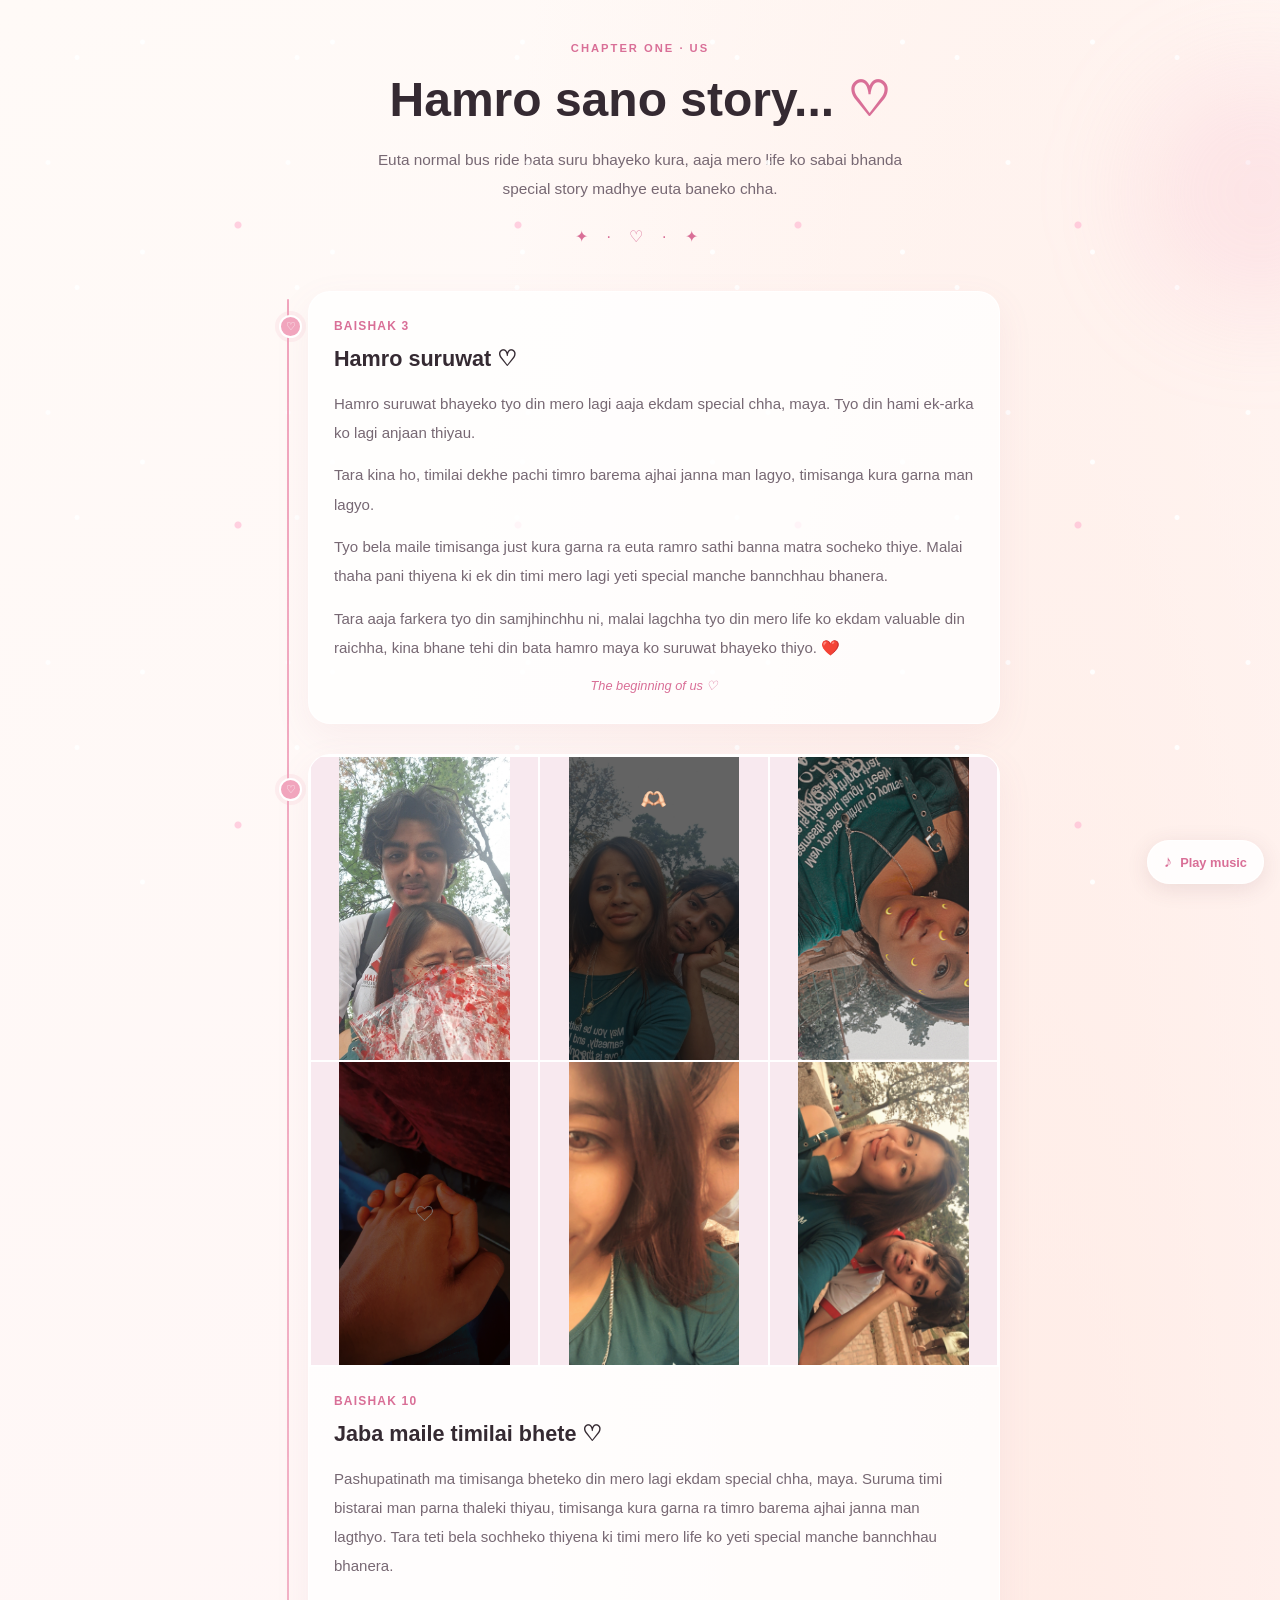
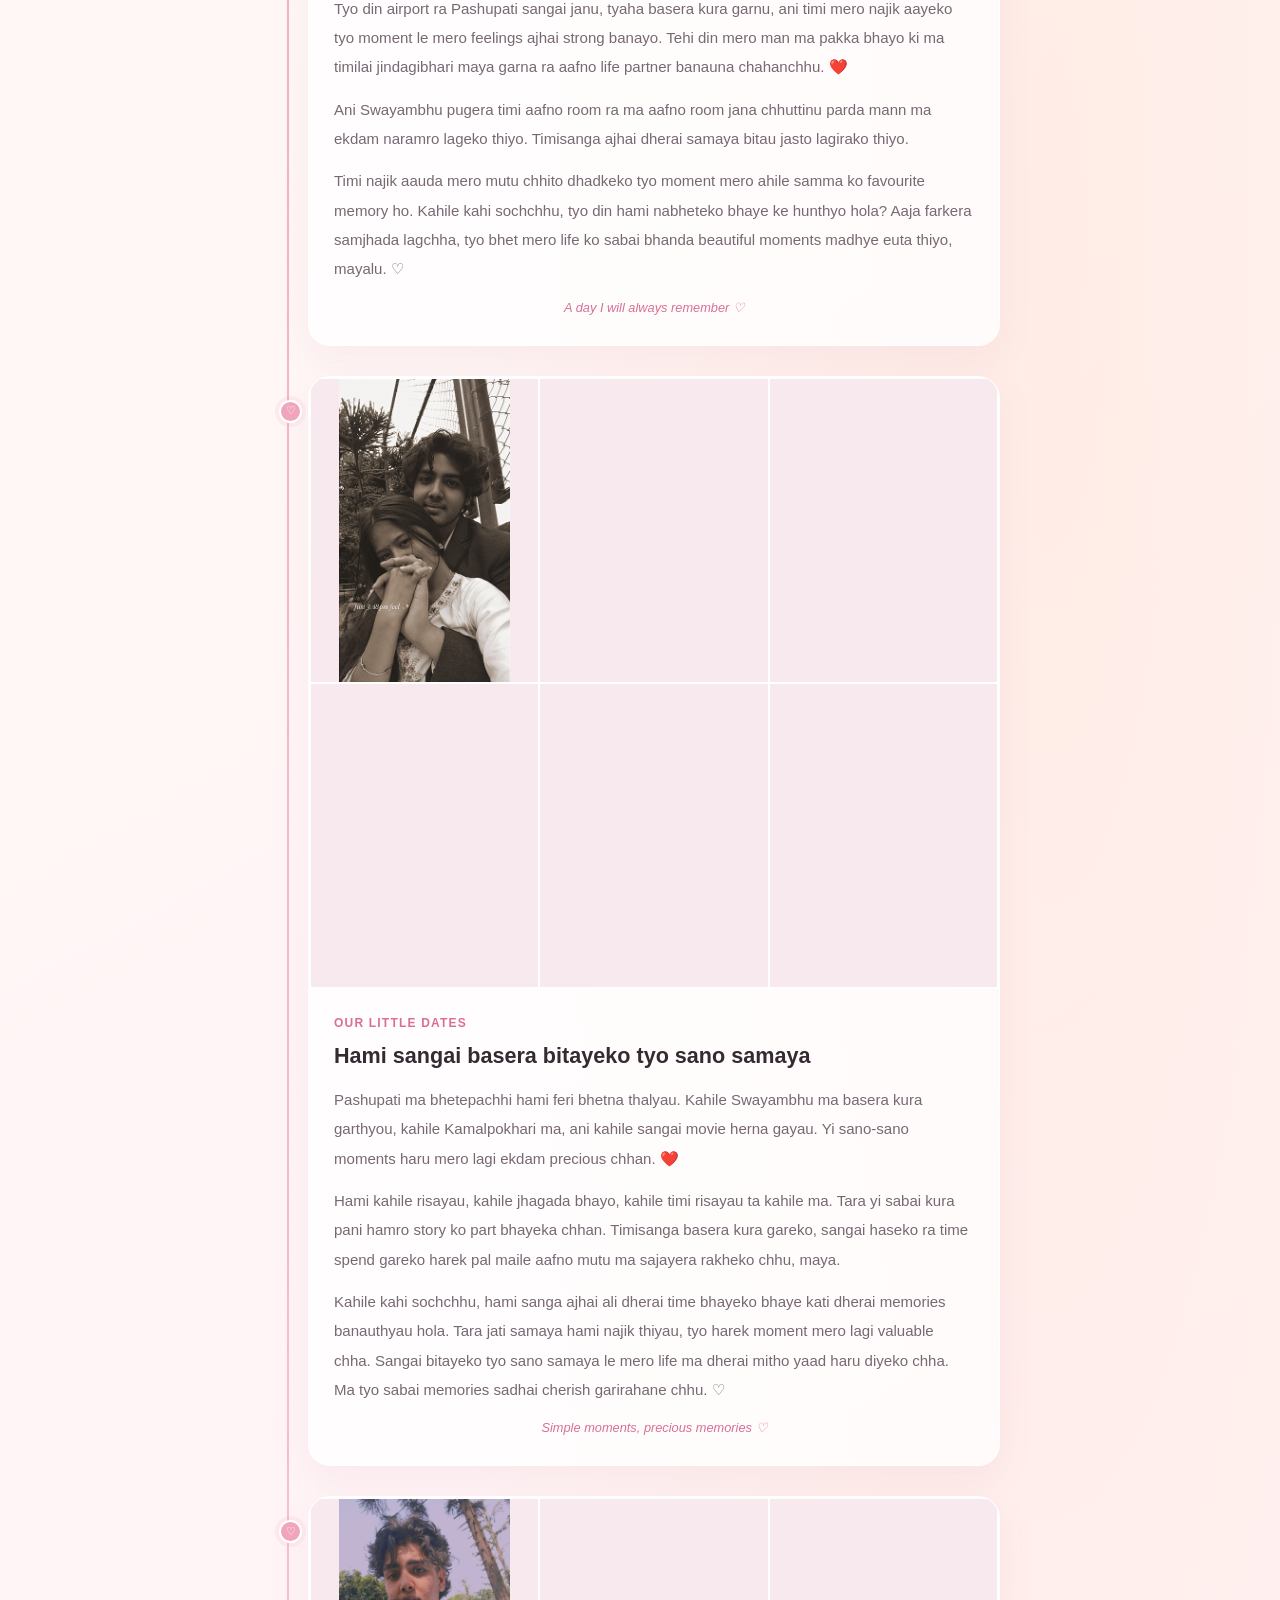
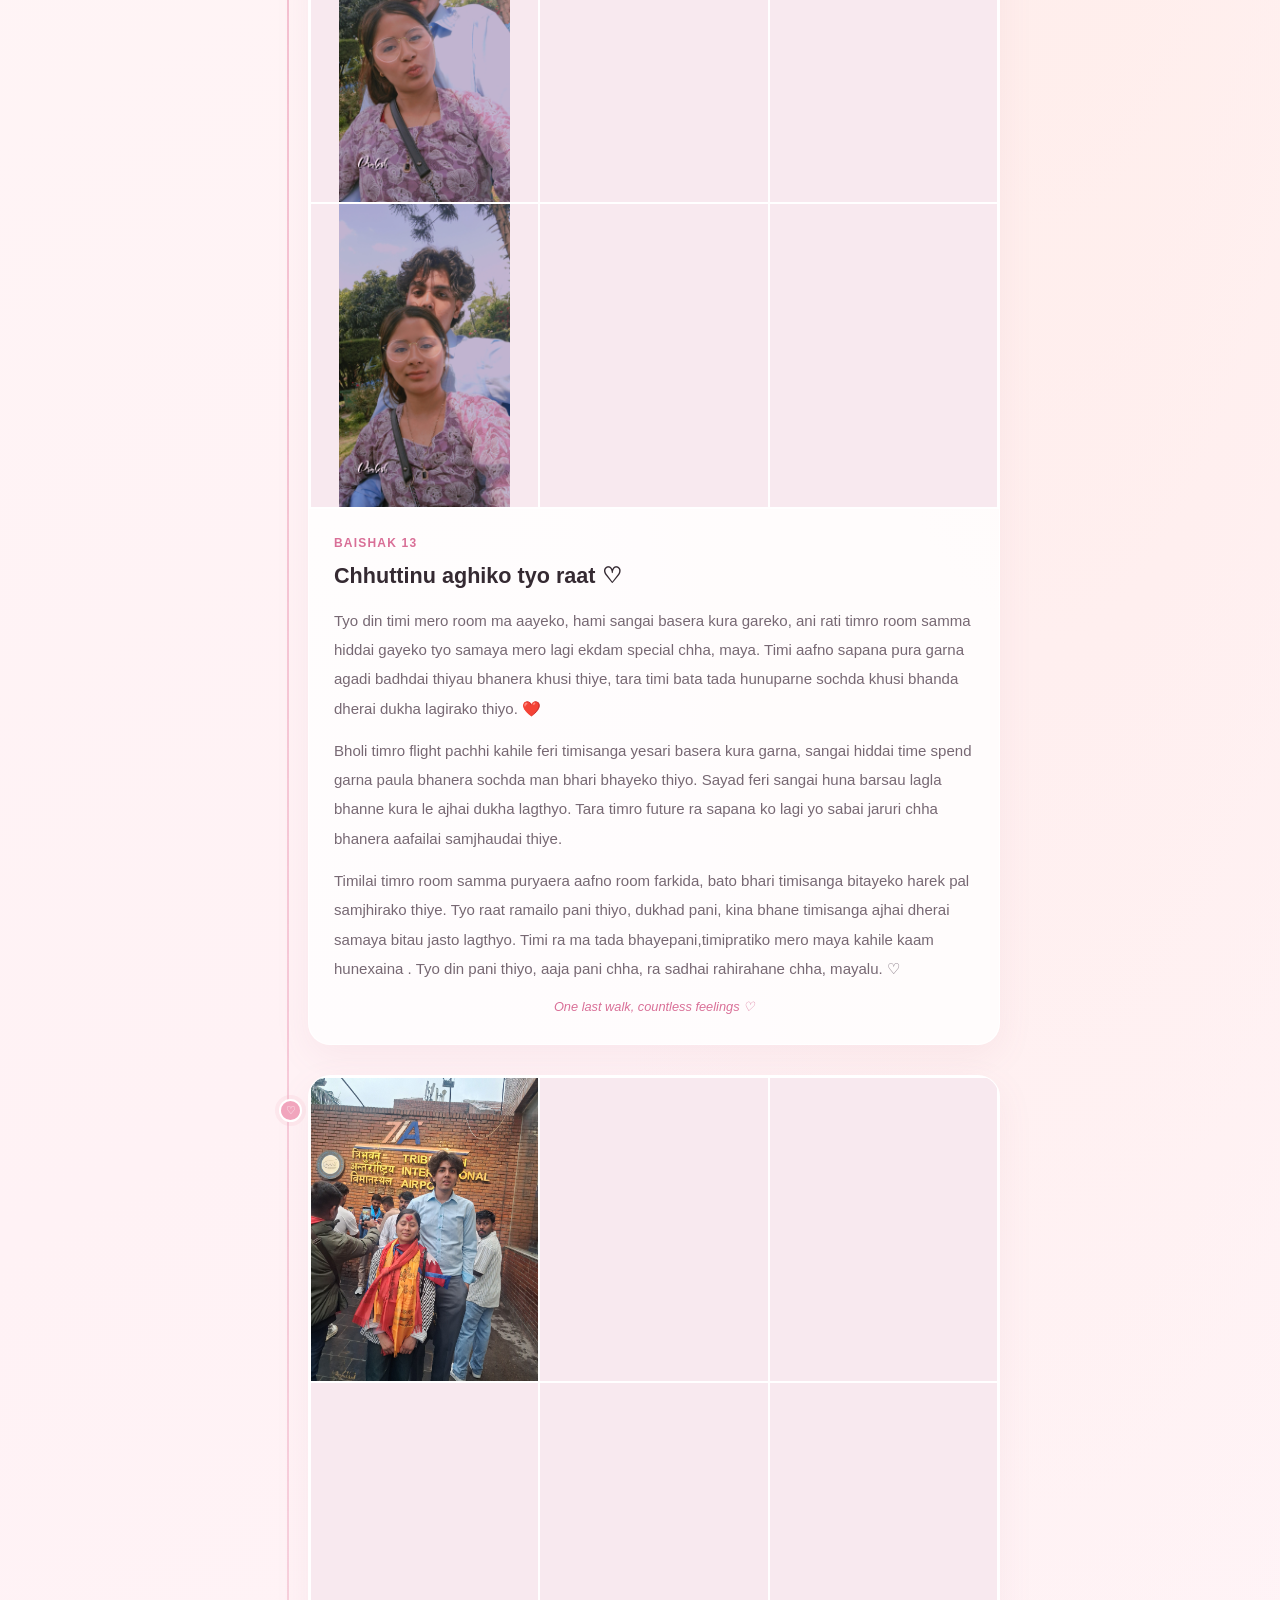
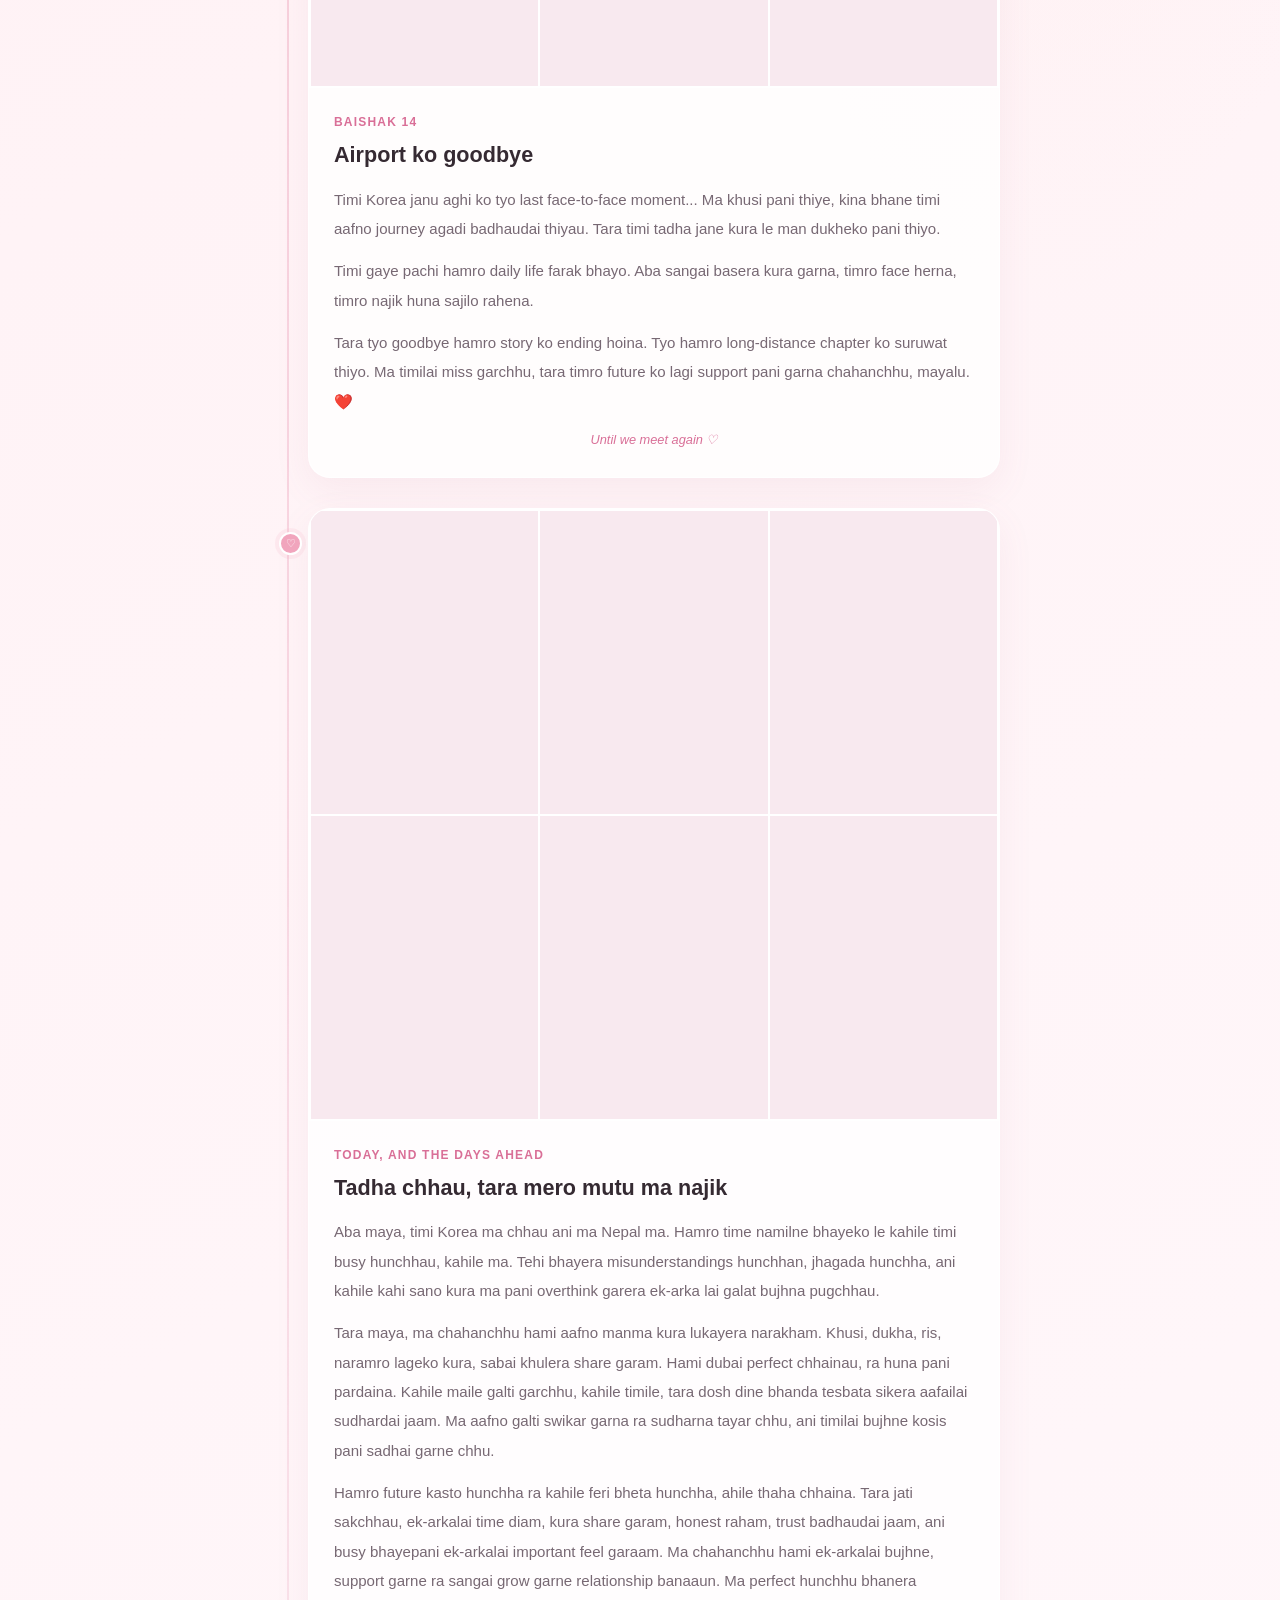
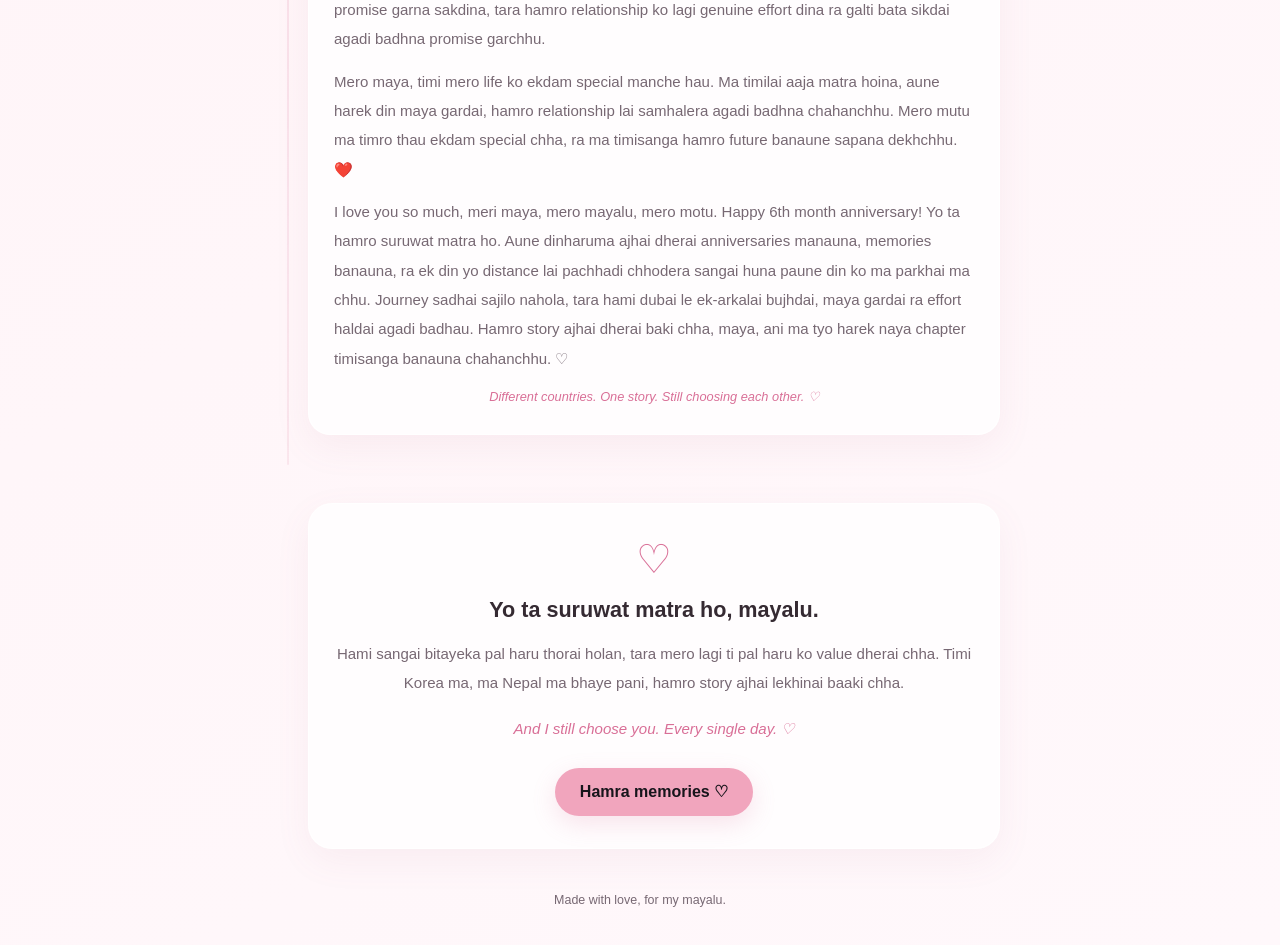
<file: pages/our-story.html>
<!DOCTYPE html>
<html lang="en">
<head>
    <meta charset="UTF-8">
    <meta name="viewport" content="width=device-width, initial-scale=1.0">
    <meta name="theme-color" content="#fff4f7">

    <title>How Our Story Began ♡</title>

    <link rel="stylesheet" href="../css/base.css">
    <link rel="stylesheet" href="../css/story.css">
</head>

<body class="page-story">
    <main class="story-page">

        <header class="story-header">
            <span class="story-eyebrow">CHAPTER ONE · US</span>

            <h1>Hamro sano story... <span>♡</span></h1>

            <p>
                Euta normal bus ride bata suru bhayeko kura,
                aaja mero life ko sabai bhanda special story
                madhye euta baneko chha.
            </p>

            <div class="story-divider">✦ · ♡ · ✦</div>
        </header>

        <section id="timeline" class="timeline" aria-label="Our relationship timeline">
            <!-- Timeline entries are loaded from content/timeline.js -->
        </section>

        <section class="story-ending">
            <div class="ending-heart">♡</div>

            <h2>Yo ta suruwat matra ho, mayalu.</h2>

            <p>
                Hami sangai bitayeka pal haru thorai holan,
                tara mero lagi ti pal haru ko value dherai chha.
                Timi Korea ma, ma Nepal ma bhaye pani,
                hamro story ajhai lekhinai baaki chha.
            </p>

            <p class="ending-signature">
                And I still choose you. Every single day. ♡
            </p>

            <a href="memories.html" class="button button-primary">
                Hamra memories ♡
            </a>
        </section>

        <footer class="story-footer">
            Made with love, for my mayalu.
        </footer>

    </main>

    <script src="../content/timeline.js"></script>
    <script src="../js/story.js"></script>
    <script src="../js/music.js"></script>
</body>
</html>
</file>
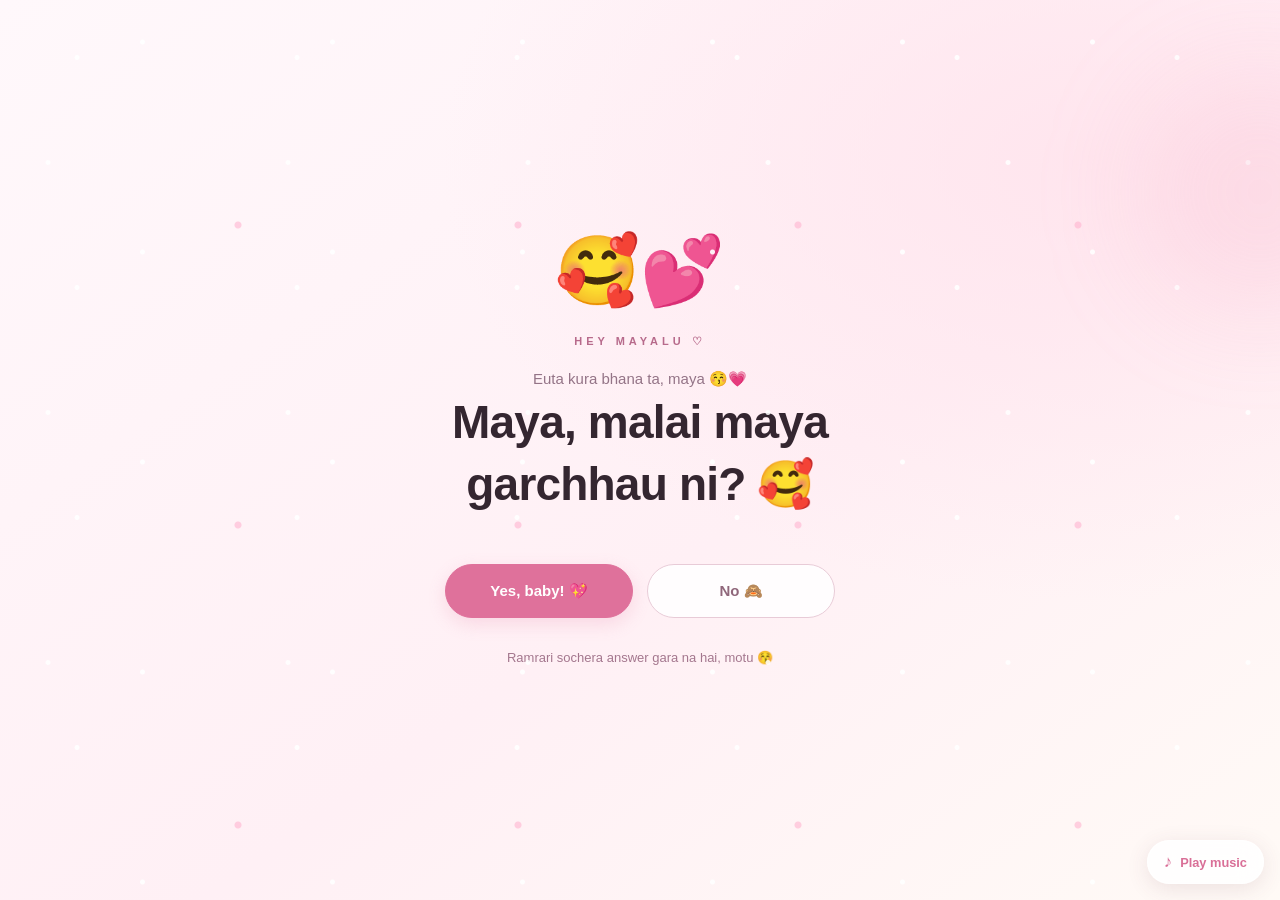
<file: pages/question.html>
<!DOCTYPE html>
<html lang="en">
<head>
    <meta charset="UTF-8">
    <meta name="viewport" content="width=device-width, initial-scale=1.0">
    <meta name="theme-color" content="#fff5f8">
    <title>Euta Sano Question ♡</title>

    <link rel="stylesheet" href="../css/base.css">
    <link rel="stylesheet" href="../css/question.css">
</head>

<body class="page-question">

    <main class="question-page">
        <div class="question-emoji" aria-hidden="true">🥰💕</div>

        <p class="question-label">HEY MAYALU ♡</p>
        
        <p class="question-subtitle">
            Euta kura bhana ta, maya 😚💗
        </p>

        <h1 id="question-title">
            Maya, malai maya garchhau ni? 🥰
        </h1>

        <div class="question-buttons">
            <button id="yes-button" type="button">
                Yes, baby! 💖
            </button>

            <button id="no-button" type="button">
                No 🙈
            </button>
        </div>

        <p id="question-feedback" aria-live="polite">
            Ramrari sochera answer gara na hai, motu 😚
        </p>
    </main>

    <script src="../js/question.js"></script>
    <script src="../js/music.js"></script>
</body>
</html>
</file>
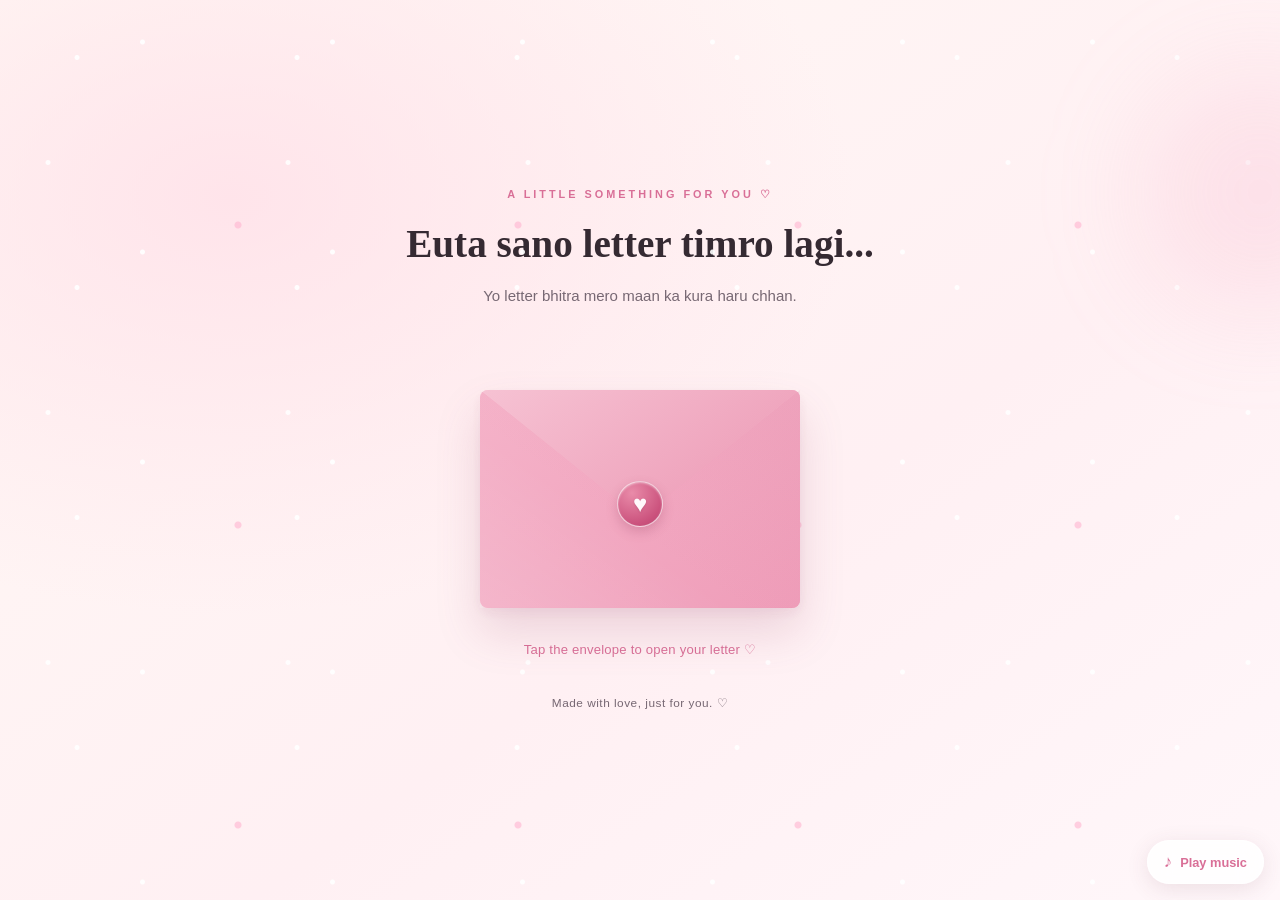
<file: pages/surprise.html>
<!DOCTYPE html>
<html lang="en">
<head>
    <meta charset="UTF-8">
    <meta name="viewport" content="width=device-width, initial-scale=1.0">
    <meta name="theme-color" content="#fff4f7">
    <meta name="description" content="A little love letter, made just for you.">

    <title>A Letter For You ♡</title>

    <link rel="stylesheet" href="../css/base.css">
    <link rel="stylesheet" href="../css/envelope.css">
</head>

<body class="page-envelope">

    <main class="envelope-screen">
        <section class="envelope-page">

            <p class="envelope-eyebrow">A LITTLE SOMETHING FOR YOU ♡</p>

            <h1>Euta sano letter timro lagi...</h1>

            <p class="envelope-intro">
                Yo letter bhitra mero maan ka kura haru chhan.
            </p>

            <div class="envelope-scene">
                <button
                    id="envelope-button"
                    class="envelope-button"
                    type="button"
                    aria-label="Open your love letter"
                    aria-expanded="false"
                    aria-controls="letter-content"
                >
                    <span class="envelope-letter">
                        <span class="letter-small-text">A LITTLE LETTER FOR</span>
                        <strong>Mayalu</strong>
                        <span class="letter-bottom-text">Written with love ♡</span>
                    </span>

                    <span class="envelope-back"></span>

                    <span class="envelope-front"></span>

                    <span class="envelope-flap"></span>

                    <span class="envelope-seal" aria-hidden="true">
                        <span>♥</span>
                    </span>
                </button>
            </div>

            <p id="envelope-hint" class="envelope-hint" aria-live="polite">
                Tap the envelope to open your letter ♡
            </p>

            <article id="letter-content" class="letter-content" hidden>
                <div class="letter-top-heart" aria-hidden="true">♡</div>

                <p class="letter-greeting">Mero pyaro mayalu,</p>

                <p>
                    Tha chha, ma sadhai aafno feelings ramrari express
                    garna sakdina. Tara timi mero life ma aaye dekhi
                    mero lagi dherai kura haru special bhayeka chhan.
                </p>

                <p>
                    Hamro kura Baishak 3 bata suru bhayo, tara kahile
                    sochya thiyena ki tyo din ko conversation le
                    mero mutu ma yeti thulo thau banaula bhanera.
                    Tyo din ko sano moment bata suru bhayeko hamro
                    story aaja mero life ko sabai bhanda precious
                    part madhye euta bhayeko chha.
                </p>

                <p>
                    Maya, timi tadha bhaye pani mero lagi timro
                    importance kaile kam bhayeko chhaina. Kahile
                    misunderstanding hunchha, kahile hami dubai
                    risauchhau, tara mero man ko euta kura chai
                    same chha — ma timisanga yo relationship lai
                    ramrari agadi badhauna chahanchhu.
                </p>

                <p>
                    Ma perfect chhaina, ra timilai kahile dukha
                    diyeko chhu bhane tesko lagi sorry. Ma timilai
                    sunna, bujhna, aafno kura honestly share garna
                    ra garo bela timro side ma basna sikna chahanchhu.
                    Hami dubai milera ajhai ramro huna sakchhau.
                </p>

                <p>
                    Yo hamro six months ko celebration matra hoina,
                    mayalu. Yo timilai feri yaad garaune sano
                    reminder ho — timi mero lagi kati special chhau
                    bhanera. ♡
                </p>

                <p class="letter-closing">
                    Dherai dherai maya,
                    <br>
                    Timro baby ❤️
                </p>

                <button
                    id="continue-button"
                    class="button button-primary"
                    type="button"
                >
                    Hamro story ♡
                </button>
            </article>

            <p class="envelope-footer">
                Made with love, just for you. ♡
            </p>

        </section>
    </main>

    <script src="../js/envelope.js"></script>
    <script src="../js/music.js"></script>

</body>
</html>
</file>
<file: css/base.css>
/* ==========================================
   OUR ANNIVERSARY WEBSITE
   Romantic, mobile-first design foundation
========================================== */

/* 1. COLOR PALETTE */

:root {
    --color-black: #17151b;
    --color-white: #ffffff;
    --color-pink: #f1a5bd;
    --color-pink-dark: #d96f97;
    --color-pink-light: #ffe2eb;
    --color-cream: #fff8f4;
    --color-text: #352a32;
    --color-muted: #776873;

    --font-main: Arial, Helvetica, sans-serif;

    --transition-fast: 0.25s ease;
    --transition-smooth: 0.5s ease;
}

/* 2. RESET */

* {
    margin: 0;
    padding: 0;
    box-sizing: border-box;
}

html {
    min-height: 100%;
    scroll-behavior: smooth;
    -webkit-text-size-adjust: 100%;
}

body {
    min-height: 100vh;
    min-height: 100dvh;
    width: 100%;

    font-family: var(--font-main);
    color: var(--color-text);

    /* Soft pink and warm ivory background */
    background:
        radial-gradient(
            ellipse at 15% 15%,
            rgba(255, 207, 224, 0.9),
            transparent 45%
        ),
        radial-gradient(
            ellipse at 90% 80%,
            rgba(255, 222, 198, 0.8),
            transparent 42%
        ),
        linear-gradient(
            145deg,
            #fff8f7 0%,
            #fff0f5 48%,
            #fffaf3 100%
        );

    overflow-x: hidden;
    -webkit-tap-highlight-color: transparent;
}

/* 3. AMBIENT BACKGROUND LIGHTS */

body::before {
    content: "";
    position: fixed;
    inset: 0;
    z-index: 0;
    pointer-events: none;

    background:
        radial-gradient(
            circle at 75% 20%,
            rgba(255, 255, 255, 0.9) 0 2px,
            transparent 3px
        ),
        radial-gradient(
            circle at 20% 65%,
            rgba(255, 255, 255, 0.85) 0 2px,
            transparent 3px
        ),
        radial-gradient(
            circle at 85% 75%,
            rgba(255, 180, 208, 0.6) 0 3px,
            transparent 4px
        ),
        radial-gradient(
            circle at 35% 25%,
            rgba(255, 255, 255, 0.9) 0 2px,
            transparent 3px
        );

    background-size:
        190px 210px,
        240px 250px,
        280px 300px,
        220px 230px;

    animation: sparkle-drift 16s ease-in-out infinite alternate;
}

/* Decorative soft pink glow */

body::after {
    content: "";
    position: fixed;

    width: 240px;
    height: 240px;

    top: 8%;
    right: -100px;

    border-radius: 50%;
    background: rgba(244, 166, 192, 0.19);
    filter: blur(50px);

    pointer-events: none;
    z-index: 0;

    animation: glow-float 9s ease-in-out infinite alternate;
}

/* 4. MAIN APPLICATION */

#app {
    position: relative;
    z-index: 1;

    width: 100%;
    min-height: 100vh;
    min-height: 100dvh;
}

/* 5. SHARED TEXT */

h1,
h2,
h3 {
    line-height: 1.35;
    font-weight: 700;
    overflow-wrap: anywhere;
}

p {
    line-height: 1.8;
    overflow-wrap: anywhere;
}

a {
    color: inherit;
    text-decoration: none;
}

button {
    font: inherit;
    cursor: pointer;
    appearance: none;
    -webkit-appearance: none;
}

/* 6. SHARED BUTTONS */

.button {
    display: inline-flex;
    align-items: center;
    justify-content: center;
    gap: 8px;

    min-height: 48px;
    max-width: 100%;
    padding: 13px 24px;

    border: 1px solid transparent;
    border-radius: 50px;

    font-size: 1rem;
    font-weight: 600;
    text-align: center;

    transition:
        transform var(--transition-fast),
        background var(--transition-fast),
        box-shadow var(--transition-fast);
}

.button:active {
    transform: scale(0.96);
}

.button-primary {
    background: var(--color-pink);
    color: var(--color-black);

    box-shadow:
        0 8px 25px rgba(217, 111, 151, 0.18);
}

.button-primary:hover {
    background: var(--color-pink-light);
    box-shadow:
        0 10px 30px rgba(217, 111, 151, 0.25);
}

.button-secondary {
    background: rgba(255, 255, 255, 0.65);
    color: var(--color-text);
    border-color: rgba(217, 111, 151, 0.35);
}

/* 7. LOADING / TEMPORARY ANNIVERSARY SCREEN */

.loading-screen {
    position: relative;

    min-height: 100vh;
    min-height: 100dvh;

    display: flex;
    flex-direction: column;
    align-items: center;
    justify-content: center;

    gap: 18px;

    width: 100%;
    padding:
        max(28px, env(safe-area-inset-top))
        24px
        max(28px, env(safe-area-inset-bottom));

    text-align: center;
    isolation: isolate;
}

/* Translucent card behind the content */

.loading-screen::before {
    content: "";
    position: absolute;

    z-index: -1;
    inset: 50% auto auto 50%;

    transform: translate(-50%, -50%);

    width: min(100%, 430px);
    height: min(390px, 70dvh);

    border: 1px solid rgba(255, 255, 255, 0.9);
    border-radius: 32px;

    background: rgba(255, 255, 255, 0.48);

    box-shadow:
        0 20px 70px rgba(174, 101, 130, 0.08),
        inset 0 1px 0 rgba(255, 255, 255, 0.85);

    backdrop-filter: blur(12px);
    -webkit-backdrop-filter: blur(12px);
}

/* Animated heart */

.loading-heart {
    color: var(--color-pink-dark);
    font-size: clamp(4rem, 15vw, 5.5rem);
    line-height: 1;

    filter: drop-shadow(
        0 5px 15px rgba(217, 111, 151, 0.25)
    );

    animation: heartbeat 1.6s ease-in-out infinite;
}

/* Main heading */

.loading-screen h1 {
    max-width: 340px;

    font-size: clamp(1.65rem, 6vw, 2.25rem);
    letter-spacing: -0.5px;

    color: var(--color-text);
}

/* Supporting message */

.loading-screen p {
    max-width: 300px;

    color: var(--color-muted);
    font-size: clamp(0.9rem, 3.5vw, 1rem);
}

/* 8. ANIMATIONS */

@keyframes heartbeat {
    0%,
    100% {
        transform: scale(1);
    }

    15% {
        transform: scale(1.12);
    }

    30% {
        transform: scale(1);
    }

    45% {
        transform: scale(1.08);
    }
}

@keyframes sparkle-drift {
    from {
        transform: translateY(0);
        opacity: 0.65;
    }

    to {
        transform: translateY(-12px);
        opacity: 1;
    }
}

@keyframes glow-float {
    from {
        transform: translate(0, 0);
        opacity: 0.7;
    }

    to {
        transform: translate(-30px, 45px);
        opacity: 1;
    }
}

/* 9. MOBILE RESPONSIVENESS */

/* Smaller phones */

@media (max-width: 360px) {
    .loading-screen {
        padding-left: 16px;
        padding-right: 16px;
        gap: 14px;
    }

    .loading-screen::before {
        width: calc(100% - 20px);
        border-radius: 24px;
    }

    .loading-screen h1 {
        font-size: 1.55rem;
    }

    .loading-screen p {
        font-size: 0.9rem;
    }

    .button {
        padding: 12px 18px;
        font-size: 0.95rem;
    }
}

/* Tablets and larger phones */

@media (min-width: 600px) {
    .loading-screen {
        padding: 40px;
    }

    .loading-screen::before {
        height: 410px;
    }
}

/* Desktop */

@media (min-width: 900px) {
    .loading-screen h1 {
        font-size: 2.4rem;
    }
}

/* 10. ACCESSIBILITY */

button:focus-visible,
a:focus-visible {
    outline: 3px solid var(--color-pink-dark);
    outline-offset: 4px;
}

@media (prefers-reduced-motion: reduce) {
    *,
    *::before,
    *::after {
        animation-duration: 0.01ms !important;
        animation-iteration-count: 1 !important;
        scroll-behavior: auto !important;
        transition-duration: 0.01ms !important;
    }
}

/* SUBTLE PAGE-BY-PAGE BACKGROUNDS */

body.page-countdown {
    background:
        radial-gradient(ellipse at 15% 15%, rgba(255, 218, 232, 0.72), transparent 43%),
        linear-gradient(145deg, #fff9fa, #fff0f4 55%, #fff8f2);
}

body.page-question {
    background:
        radial-gradient(ellipse at 85% 18%, rgba(255, 225, 235, 0.75), transparent 42%),
        linear-gradient(145deg, #fff8fb, #fff0f5 58%, #fffaf6);
}

body.page-envelope {
    background:
        radial-gradient(ellipse at 18% 22%, rgba(255, 222, 231, 0.75), transparent 42%),
        linear-gradient(145deg, #fff9f5, #fff0f3 60%, #fff7fa);
}

body.page-story {
    background:
        radial-gradient(ellipse at 82% 25%, rgba(255, 229, 219, 0.6), transparent 42%),
        linear-gradient(150deg, #fffaf7, #fff2f5 55%, #fff8fb);
}

body.page-memories {
    background:
        radial-gradient(ellipse at 12% 15%, rgba(255, 218, 233, 0.65), transparent 40%),
        linear-gradient(150deg, #fff8fb, #fff3f6 58%, #fffaf5);
}

body.page-final {
    background:
        radial-gradient(ellipse at 80% 15%, rgba(255, 226, 231, 0.65), transparent 42%),
        linear-gradient(145deg, #fffaf6, #fff1f4 58%, #fff8fb);
}

/* SHARED AMBIENT MUSIC BUTTON */

.music-toggle {
    position: fixed;
    z-index: 100;
    right: 16px;
    bottom: 16px;
    display: inline-flex;
    align-items: center;
    justify-content: center;
    gap: 8px;
    min-height: 44px;
    padding: 11px 16px;
    border: 1px solid rgba(255, 255, 255, 0.95);
    border-radius: 30px;
    background: rgba(255, 255, 255, 0.86);
    color: var(--color-pink-dark);
    box-shadow: 0 5px 22px rgba(105, 57, 76, 0.12);
    font-size: 0.8rem;
    font-weight: 600;
    cursor: pointer;
    backdrop-filter: blur(12px);
    -webkit-backdrop-filter: blur(12px);
}

.music-toggle:hover {
    background: #fff;
}

.music-toggle:focus-visible {
    outline: 3px solid var(--color-pink-dark);
    outline-offset: 3px;
}

.music-toggle .music-symbol {
    font-size: 1.05rem;
}

@media (max-width: 480px) {
    .music-toggle {
        right: 12px;
        bottom: 12px;
        min-height: 42px;
        padding: 10px 13px;
    }
}
</file>
<file: css/countdown.css>
/* COUNTDOWN PAGE */

.countdown-screen {
    min-height: 100vh;
    min-height: 100dvh;

    display: flex;
    align-items: center;
    justify-content: center;

    padding: 24px 18px;
}

.countdown-card {
    width: 100%;
    max-width: 460px;

    padding: clamp(28px, 7vw, 42px) 22px;

    text-align: center;

    border: 1px solid rgba(255, 255, 255, 0.9);
    border-radius: 30px;

    background: rgba(255, 255, 255, 0.65);

    box-shadow: 0 20px 70px rgba(174, 101, 130, 0.12);

    backdrop-filter: blur(16px);
    -webkit-backdrop-filter: blur(16px);
}

.eyebrow {
    display: block;
    margin-bottom: 20px;

    color: var(--color-pink-dark);
    font-size: 0.7rem;
    font-weight: 700;
    letter-spacing: 2.5px;
}

.countdown-heart {
    margin-bottom: 12px;

    color: var(--color-pink-dark);
    font-size: clamp(4rem, 16vw, 5.5rem);
    line-height: 1;

    animation: heartbeat 1.6s ease-in-out infinite;
}

.countdown-card h1 {
    margin-bottom: 12px;
    font-size: clamp(1.9rem, 7vw, 2.5rem);
    color: var(--color-text);
}

.countdown-message {
    max-width: 330px;
    margin: 0 auto 26px;

    color: var(--color-muted);
    font-size: 0.98rem;
}

.countdown-label {
    margin-bottom: 14px;

    color: var(--color-text);
    font-size: 0.85rem;
    font-weight: 600;
}

.countdown-timer {
    display: grid;
    grid-template-columns: repeat(4, minmax(0, 1fr));
    gap: 8px;

    margin-bottom: 25px;
}

.time-unit {
    min-width: 0;
    padding: 13px 3px;

    border: 1px solid rgba(217, 111, 151, 0.15);
    border-radius: 16px;

    background: rgba(255, 240, 245, 0.8);
}

.time-unit span {
    display: block;

    color: var(--color-text);
    font-size: clamp(1.35rem, 5.5vw, 2rem);
    font-weight: 700;
    font-variant-numeric: tabular-nums;
}

.time-unit small {
    display: block;
    margin-top: 5px;

    color: var(--color-muted);
    font-size: 0.7rem;
}

.countdown-footer {
    color: var(--color-pink-dark);
    font-size: 0.9rem;
    font-weight: 600;
}

.timezone-note {
    margin-top: 10px;

    color: var(--color-muted);
    font-size: 0.75rem;
}

@media (max-width: 360px) {
    .countdown-card {
        padding: 28px 14px;
        border-radius: 24px;
    }

    .countdown-timer {
        gap: 5px;
    }

    .time-unit {
        padding: 11px 2px;
    }

    .time-unit small {
        font-size: 0.65rem;
    }
}
</file>
<file: css/ending.css>
/* ===================================
   ANNIVERSARY ENDING PAGE
=================================== */

.page-ending {
    min-height: 100vh;
    min-height: 100svh;
    overflow-x: hidden;
    overflow-y: auto;
    background:
        radial-gradient(ellipse at 50% 0%, #ffe1eb 0%, transparent 55%),
        linear-gradient(145deg, #fffafd, #fff0f5);
    color: #29212a;
    font-family: inherit;
}

#fireworks {
    position: fixed;
    inset: 0;
    width: 100%;
    height: 100%;
    pointer-events: none;
    z-index: 0;
}

.ending-card {
    position: relative;
    z-index: 1;
    width: min(90%, 650px);
    min-height: 100vh;
    min-height: 100svh;
    margin: 0 auto;
    padding: 55px 0;
    display: flex;
    flex-direction: column;
    align-items: center;
    justify-content: center;
    text-align: center;
}

.ending-heart {
    font-size: 68px;
    line-height: 1;
    color: #e76d98;
    margin-bottom: 20px;
    animation: heartBeat 2s ease-in-out infinite;
    text-shadow: 0 0 30px #f8b4cc;
}

.ending-label {
    margin: 0 0 16px;
    font-size: 11px;
    letter-spacing: 4px;
    font-weight: 600;
    color: #a66b83;
}

.ending-card h1 {
    margin: 0;
    font-size: clamp(32px, 6vw, 54px);
    line-height: 1.2;
    font-weight: 700;
    letter-spacing: -1.5px;
}

.ending-card h1 span {
    display: block;
    margin-top: 8px;
    color: #d95786;
}

.ending-divider {
    margin: 25px 0;
    color: #df83a4;
    letter-spacing: 7px;
    font-size: 17px;
}

.ending-message,
.ending-distance {
    max-width: 490px;
    margin: 0 0 17px;
    font-size: 16px;
    line-height: 1.9;
    color: #65545e;
}

.ending-love {
    margin: 13px 0 10px;
    font-size: clamp(21px, 4vw, 27px);
    font-weight: 700;
    color: #c84476;
}

.ending-signature {
    margin-top: 8px;
    color: #987487;
    font-size: 15px;
    font-style: italic;
}

#celebrate-again {
    margin-top: 30px;
    padding: 13px 24px;
    border: 1px solid #e9a0ba;
    border-radius: 999px;
    background: rgba(255, 255, 255, 0.8);
    color: #bd4776;
    font: inherit;
    font-size: 14px;
    cursor: pointer;
    transition: transform 0.2s ease, background 0.2s ease;
}

#celebrate-again:hover {
    transform: translateY(-2px);
    background: #fff;
}

#celebrate-again:focus-visible,
.ending-home:focus-visible {
    outline: 2px solid #bd4776;
    outline-offset: 4px;
}

.ending-home {
    margin-top: 24px;
    color: #8c7783;
    font-size: 13px;
    text-decoration: none;
}

.ending-home:hover {
    color: #bd4776;
}

@keyframes heartBeat {
    0%, 100% {
        transform: scale(1);
    }

    50% {
        transform: scale(1.12);
    }
}

/* Mobile layout */

@media (max-width: 600px) {
    .ending-card {
        width: calc(100% - 36px);
        padding: 40px 0;
    }

    .ending-heart {
        font-size: 58px;
    }

    .ending-label {
        font-size: 9px;
        letter-spacing: 3px;
    }

    .ending-card h1 {
        letter-spacing: -0.8px;
    }

    .ending-message,
    .ending-distance {
        font-size: 14px;
        line-height: 1.8;
    }
}

@media (prefers-reduced-motion: reduce) {
    .ending-heart {
        animation: none;
    }

    #celebrate-again {
        transition: none;
    }
}
</file>
<file: css/final-letter.css>
/* FINAL LETTER AND PROMISES */

.final-page {
    width: 100%;
    max-width: 760px;
    margin: 0 auto;
    padding: 36px 18px 28px;
}

.final-header {
    margin: 0 auto 28px;
    text-align: center;
}

.final-kicker {
    color: var(--color-pink-dark);
    font-size: 0.66rem;
    font-weight: 700;
    letter-spacing: 2px;
}

.final-header h1 {
    max-width: 590px;
    margin: 13px auto 10px;
    color: var(--color-text);
    font-family: Georgia, "Times New Roman", serif;
    font-size: clamp(2rem, 7vw, 3rem);
    line-height: 1.25;
}

.final-header > p {
    color: var(--color-muted);
    font-size: 0.92rem;
}

/* Letter paper */

.letter-paper {
    position: relative;
    overflow: hidden;
    padding: clamp(24px, 6vw, 48px);
    border: 1px solid #f1e5e7;
    border-radius: 5px 5px 18px 5px;
    background:
        repeating-linear-gradient(
            to bottom,
            transparent 0,
            transparent 31px,
            rgba(198, 153, 165, 0.12) 32px
        ),
        #fffdf9;
    box-shadow:
        0 15px 45px rgba(98, 58, 70, 0.10),
        3px 4px 0 rgba(255, 255, 255, 0.8);
}

.paper-decoration {
    margin-bottom: 20px;
    color: var(--color-pink-dark);
    font-size: 2rem;
    text-align: center;
}

.letter-greeting {
    margin-bottom: 20px;
    color: #403038;
    font-family: Georgia, "Times New Roman", serif;
    font-size: 1.4rem;
    font-style: italic;
}

.letter-body {
    color: #4d4146;
    font-family: Georgia, "Times New Roman", serif;
    font-size: 1rem;
    line-height: 2;
    overflow-wrap: anywhere;
}

.letter-body p {
    margin: 0 0 20px;
    white-space: normal;
}

.letter-signoff {
    margin-top: 28px;
    color: #4d4146;
    font-family: Georgia, "Times New Roman", serif;
    font-style: italic;
}

.letter-signature {
    margin-top: 7px;
    color: var(--color-pink-dark);
    font-family: Georgia, "Times New Roman", serif;
    font-size: 1.5rem;
    font-style: italic;
}

.paper-bottom-heart {
    margin-top: 30px;
    color: var(--color-pink-dark);
    font-size: 1.8rem;
    text-align: center;
}

/* Promises */

.promises-section {
    margin-top: 54px;
    text-align: center;
}

.promises-section h2 {
    margin-top: 12px;
    color: var(--color-text);
    font-family: Georgia, "Times New Roman", serif;
    font-size: clamp(1.7rem, 6vw, 2.3rem);
}

.promises-intro {
    max-width: 470px;
    margin: 12px auto 25px;
    color: var(--color-muted);
    font-size: 0.91rem;
    line-height: 1.8;
}

.promises-list {
    display: grid;
    grid-template-columns: repeat(2, minmax(0, 1fr));
    gap: 13px;
    text-align: left;
}

.promise-card {
    padding: 19px 17px;
    border: 1px solid rgba(255, 255, 255, 0.95);
    border-radius: 16px;
    background: rgba(255, 255, 255, 0.65);
    box-shadow: 0 7px 22px rgba(120, 75, 90, 0.06);
}

.promise-heart {
    display: block;
    margin-bottom: 8px;
    color: var(--color-pink-dark);
    font-size: 1.25rem;
}

.promise-card h3 {
    color: var(--color-text);
    font-family: Georgia, "Times New Roman", serif;
    font-size: 1.08rem;
    line-height: 1.4;
}

.promise-card p {
    margin-top: 8px;
    color: var(--color-muted);
    font-size: 0.85rem;
    line-height: 1.8;
}

/* Ending */

.final-message {
    margin-top: 45px;
    padding: 30px 20px;
    border: 1px solid rgba(255, 255, 255, 0.9);
    border-radius: 24px;
    background: rgba(255, 255, 255, 0.63);
    text-align: center;
}

.final-big-heart {
    display: block;
    color: var(--color-pink-dark);
    font-size: 3.5rem;
    animation: heartbeat 1.8s ease-in-out infinite;
}

.final-message h2 {
    margin-top: 10px;
    color: var(--color-text);
    font-family: Georgia, "Times New Roman", serif;
    font-size: clamp(1.7rem, 6vw, 2.4rem);
}

.final-message p {
    max-width: 500px;
    margin: 13px auto 0;
    color: var(--color-muted);
    font-size: 0.93rem;
    line-height: 1.9;
}

.final-message .final-emphasis {
    color: var(--color-pink-dark);
    font-family: Georgia, "Times New Roman", serif;
    font-size: 1.05rem;
    font-style: italic;
}

.final-navigation {
    display: flex;
    flex-wrap: wrap;
    justify-content: center;
    gap: 12px;
    margin-top: 25px;
}

.final-footer {
    padding: 28px 0 5px;
    color: var(--color-muted);
    font-size: 0.76rem;
    text-align: center;
}

@media (max-width: 520px) {
    .final-page {
        padding: 28px 13px 22px;
    }

    .letter-paper {
        padding: 25px 19px;
    }

    .letter-body {
        font-size: 0.96rem;
        line-height: 1.9;
    }

    .promises-list {
        grid-template-columns: 1fr;
    }

    .promise-card {
        padding: 17px;
    }

    .final-navigation {
        flex-direction: column;
    }

    .final-navigation .button {
        width: 100%;
        text-align: center;
    }
}

@media (prefers-reduced-motion: reduce) {
    .final-big-heart {
        animation: none;
    }
}
</file>
<file: css/memories.css>
/* =====================================
   MEMORIES PAGE — RESPONSIVE VERSION
===================================== */

.page-memories {
    min-height: 100vh;
    overflow-x: clip;
}

.memories-page {
    position: relative;
    width: min(100% - 40px, 900px);
    margin: 0 auto;
    padding: 65px 0 35px;
}

/* Header */

.memories-header {
    position: relative;
    z-index: 2;
    max-width: 620px;
    margin: 0 auto 65px;
    padding: 0 12px;
    text-align: center;
    animation: memoriesFadeIn 1s ease both;
}

.memories-eyebrow {
    display: inline-block;
    margin-bottom: 15px;
    color: var(--color-pink-dark, #c05c83);
    font-size: 0.72rem;
    font-weight: 700;
    letter-spacing: 4px;
}

.memories-header h1 {
    margin: 0 0 18px;
    color: var(--color-text, #49333d);
    font-family: Georgia, "Times New Roman", serif;
    font-size: clamp(2.4rem, 6vw, 4.2rem);
    font-weight: 500;
    line-height: 1.15;
    overflow-wrap: break-word;
}

.memories-header h1 span {
    display: inline-block;
    color: #d96b96;
    animation: memoriesHeartbeat 2s ease-in-out infinite;
}

.memories-header p {
    max-width: 460px;
    margin: 0 auto;
    color: var(--color-muted, #8b7580);
    font-size: 1rem;
    line-height: 1.9;
}

.memories-divider {
    margin-top: 25px;
    color: #d88baa;
    letter-spacing: 5px;
}

/* Gallery */

.memory-gallery {
    position: relative;
    isolation: isolate;
    width: 100%;
}

.memory-list {
    position: relative;
    z-index: 2;
    display: flex;
    flex-direction: column;
    gap: 65px;
    padding: 15px 12px 35px;
}

/* Alternating photo cards */

.memory-item {
    position: relative;
    display: flex;
    width: 100%;
    opacity: 0;
    transform: translateY(24px);
    transition:
        opacity 0.8s ease,
        transform 0.8s cubic-bezier(0.2, 0.7, 0.2, 1);
}

.memory-item.visible {
    opacity: 1;
    transform: translateY(0);
}

.memory-item:nth-child(odd) {
    justify-content: flex-start;
    padding-left: 4%;
}

.memory-item:nth-child(even) {
    justify-content: flex-end;
    padding-right: 4%;
}

/* Photo frames */

.memory-frame {
    position: relative;
    width: min(100%, 310px);
    aspect-ratio: 4 / 5;
    overflow: hidden;
    padding: 9px;
    border: 1px solid rgba(216, 139, 170, 0.35);
    border-radius: 8px;
    background: rgba(255, 255, 255, 0.9);
    box-shadow:
        0 12px 35px rgba(122, 72, 94, 0.10),
        0 3px 9px rgba(122, 72, 94, 0.06);
    transition: box-shadow 0.35s ease;
}

.memory-item:nth-child(odd) .memory-frame {
    transform: rotate(-2deg);
}

.memory-item:nth-child(even) .memory-frame {
    transform: rotate(2deg);
}

.memory-item.visible .memory-frame:hover {
    z-index: 3;
    box-shadow: 0 18px 45px rgba(122, 72, 94, 0.18);
}

.memory-frame img {
    display: block;
    width: 100%;
    height: 100%;
    object-fit: cover;
    border-radius: 4px;
}

/* Missing image fallback */

.memory-image-error {
    display: flex;
    align-items: center;
    justify-content: center;
    min-height: 200px;
    background: linear-gradient(145deg, #fff4f7, #f7e4ec);
}

.memory-error-message {
    max-width: 90%;
    color: #9d637d;
    font-size: 0.85rem;
    line-height: 1.7;
    text-align: center;
}

/* Heart-shaped connecting path */

.memory-path {
    position: absolute;
    z-index: 1;
    inset: 0 auto auto 0;
    width: 100%;
    height: 100%;
    overflow: visible;
    pointer-events: none;
}

.memory-path-line {
    fill: none;
    stroke: #e7a2bd;
    stroke-width: 2.5;
    stroke-linecap: round;
    stroke-linejoin: round;
    stroke-dasharray: 7 5;
    opacity: 0.9;
    animation: memoryPathFlow 22s linear infinite;
}

.memory-path-hearts {
    display: none;
}

/* Ending section */

.memories-ending {
    position: relative;
    z-index: 2;
    margin: 75px auto 35px;
    padding: 38px 25px;
    border: 1px solid rgba(216, 139, 170, 0.24);
    border-radius: 22px;
    background: rgba(255, 255, 255, 0.58);
    text-align: center;
    backdrop-filter: blur(10px);
    -webkit-backdrop-filter: blur(10px);
    animation: memoriesFadeIn 1s ease both;
}

.memories-ending-heart {
    margin-bottom: 12px;
    color: #d96b96;
    font-size: 2.5rem;
    animation: memoriesHeartbeat 2s ease-in-out infinite;
}

.memories-ending h2 {
    max-width: 600px;
    margin: 0 auto 15px;
    color: var(--color-text, #49333d);
    font-family: Georgia, "Times New Roman", serif;
    font-size: clamp(1.5rem, 4vw, 2.2rem);
    font-weight: 500;
    line-height: 1.4;
}

.memories-ending p {
    max-width: 480px;
    margin: 0 auto 25px;
    color: var(--color-muted, #8b7580);
    font-size: 0.98rem;
    line-height: 1.9;
}

.memories-ending .button {
    display: inline-flex;
    align-items: center;
    justify-content: center;
    max-width: 100%;
    text-align: center;
    text-decoration: none;
}

.memories-footer {
    padding: 20px 0 10px;
    color: var(--color-muted, #8b7580);
    font-size: 0.82rem;
    text-align: center;
}

/* Animations */

@keyframes memoriesFadeIn {
    from {
        opacity: 0;
        transform: translateY(15px);
    }

    to {
        opacity: 1;
        transform: translateY(0);
    }
}

@keyframes memoriesHeartbeat {
    0%, 100% {
        transform: scale(1);
    }

    14% {
        transform: scale(1.12);
    }

    28% {
        transform: scale(1);
    }

    42% {
        transform: scale(1.08);
    }

    70% {
        transform: scale(1);
    }
}

@keyframes memoryPathFlow {
    to {
        stroke-dashoffset: -260;
    }
}

/* =====================================
   TABLETS
===================================== */

@media (min-width: 601px) and (max-width: 900px) {
    .memories-page {
        width: min(100% - 48px, 760px);
        padding-top: 55px;
    }

    .memory-list {
        gap: 55px;
        padding-right: 18px;
        padding-left: 18px;
    }

    .memory-frame {
        width: min(42vw, 290px);
    }

    .memories-ending {
        margin-top: 60px;
    }
}

/* =====================================
   MOBILE PHONES
===================================== */

@media (max-width: 600px) {
    .memories-page {
        width: calc(100% - 32px);
        max-width: 440px;
        padding-top: 38px;
        padding-bottom: 24px;
    }

    .memories-header {
        margin-bottom: 38px;
        padding: 0 4px;
    }

    .memories-eyebrow {
        margin-bottom: 12px;
        font-size: 0.62rem;
        letter-spacing: 2.5px;
    }

    .memories-header h1 {
        margin-bottom: 14px;
        font-size: clamp(2rem, 8vw, 2.8rem);
        line-height: 1.2;
    }

    .memories-header p {
        max-width: 330px;
        font-size: 0.91rem;
        line-height: 1.8;
    }

    .memories-divider {
        margin-top: 18px;
        letter-spacing: 3px;
    }

    .memory-list {
        gap: 38px;
        padding: 12px 3px 25px;
    }

    .memory-item:nth-child(odd) {
        justify-content: flex-start;
        padding-left: 1%;
    }

    .memory-item:nth-child(even) {
        justify-content: flex-end;
        padding-right: 1%;
    }

    .memory-frame {
        width: min(74%, 250px);
        min-width: 0;
        padding: 6px;
        border-radius: 7px;
    }

    .memory-item:nth-child(odd) .memory-frame {
        transform: rotate(-1.5deg);
    }

    .memory-item:nth-child(even) .memory-frame {
        transform: rotate(1.5deg);
    }

    .memory-path-line {
        stroke-width: 1.8;
        stroke-dasharray: 5 5;
    }

    .memories-ending {
        margin: 45px auto 25px;
        padding: 28px 17px;
        border-radius: 18px;
    }

    .memories-ending-heart {
        font-size: 2.2rem;
    }

    .memories-ending h2 {
        font-size: 1.55rem;
        line-height: 1.4;
    }

    .memories-ending p {
        font-size: 0.9rem;
        line-height: 1.8;
    }

    .memories-ending .button {
        width: 100%;
        padding-right: 12px;
        padding-left: 12px;
        font-size: 0.9rem;
    }

    .memories-footer {
        padding-top: 15px;
        font-size: 0.78rem;
    }
}

/* =====================================
   VERY SMALL PHONES
===================================== */

@media (max-width: 360px) {
    .memories-page {
        width: calc(100% - 24px);
    }

    .memories-header h1 {
        font-size: 1.9rem;
    }

    .memories-eyebrow {
        font-size: 0.56rem;
        letter-spacing: 2px;
    }

    .memory-list {
        gap: 32px;
    }

    .memory-frame {
        width: 78%;
        padding: 5px;
    }

    .memories-ending {
        padding: 25px 13px;
    }

    .memories-ending h2 {
        font-size: 1.35rem;
    }
}

/* Accessibility */

@media (prefers-reduced-motion: reduce) {
    .memory-item,
    .memories-header,
    .memories-ending {
        animation: none;
        transition: none;
    }

    .memory-item {
        opacity: 1;
        transform: none;
    }

    .memories-header h1 span,
    .memories-ending-heart,
    .memory-path-line {
        animation: none;
    }
}
</file>
<file: css/story.css>
/* =========================================
   OUR STORY TIMELINE
========================================= */

.story-page {
    width: 100%;
    max-width: 760px;
    margin: 0 auto;
    padding: 38px 20px 30px;
}

.story-header {
    max-width: 560px;
    margin: 0 auto 45px;
    text-align: center;
}

.story-eyebrow {
    color: var(--color-pink-dark);
    font-size: 0.7rem;
    font-weight: 700;
    letter-spacing: 2px;
}

.story-header h1 {
    margin-top: 14px;
    color: var(--color-text);
    font-size: clamp(2rem, 7vw, 3rem);
    line-height: 1.25;
}

.story-header h1 span {
    color: var(--color-pink-dark);
}

.story-header > p {
    margin-top: 15px;
    color: var(--color-muted);
    font-size: 0.96rem;
    line-height: 1.9;
}

.story-divider {
    margin-top: 24px;
    color: var(--color-pink-dark);
    letter-spacing: 7px;
}

/* =========================================
   TIMELINE
========================================= */

.timeline {
    position: relative;
    padding: 0 0 20px 28px;
}

.timeline::before {
    content: "";
    position: absolute;
    top: 8px;
    bottom: 20px;
    left: 7px;
    width: 2px;
    border-radius: 5px;
    background: linear-gradient(
        to bottom,
        var(--color-pink),
        rgba(217, 111, 151, 0.12)
    );
}

.timeline-entry {
    position: relative;
    margin-bottom: 30px;
    opacity: 0;
    transform: translateY(20px);
    transition:
        opacity 600ms ease,
        transform 600ms ease;
}

.timeline-entry.is-visible {
    opacity: 1;
    transform: translateY(0);
}

.timeline-entry::before {
    content: "♡";
    position: absolute;
    top: 24px;
    left: -29px;
    z-index: 2;
    width: 19px;
    height: 19px;
    display: flex;
    align-items: center;
    justify-content: center;
    border: 2px solid #fff;
    border-radius: 50%;
    background: var(--color-pink);
    color: #fff;
    font-size: 0.7rem;
    line-height: 1;
    box-shadow: 0 0 0 4px rgba(241, 165, 189, 0.15);
}

.timeline-card {
    overflow: hidden;
    border: 1px solid rgba(255, 255, 255, 0.9);
    border-radius: 22px;
    background: rgba(255, 255, 255, 0.78);
    box-shadow: 0 12px 36px rgba(174, 101, 130, 0.08);
}

/* =========================================
   PHOTO COLLAGES
   2px gaps create a thin separator
========================================= */

.timeline-image {
    --collage-gap: 2px;

    position: relative;
    width: 100%;
    aspect-ratio: 1.18 / 1;
    display: grid;
    grid-template-columns: 1.15fr 0.85fr 0.85fr;
    grid-template-rows: repeat(2, minmax(0, 1fr));
    gap: var(--collage-gap);
    overflow: hidden;
    background: #fff;
}

.timeline-photo-tile {
    position: relative;
    min-width: 0;
    min-height: 0;
    overflow: hidden;
    background: #f8e9ef;
    cursor: zoom-in;
    -webkit-tap-highlight-color: transparent;
}

.timeline-photo-tile img {
    display: block;
    width: 100%;
    height: 100%;
    object-fit: contain;
    object-position: center;
    transition: transform 350ms ease;
}

/* Six photos */

.timeline-image.photo-count-6 {
    display: grid;
    grid-template-columns: repeat(3, minmax(0, 1fr));
    grid-template-rows: auto auto;
    gap: 2px;
    height: auto;
    aspect-ratio: auto;
    padding: 2px;
    overflow: hidden;
    background: #fff;
}

.timeline-image.photo-count-6 .timeline-photo-tile {
    width: 100%;
    aspect-ratio: 3 / 4;
    border-radius: 0;
}

/* Five photos */

.timeline-image.photo-count-5 {
    grid-template-columns: repeat(3, minmax(0, 1fr));
    grid-template-rows: auto auto;
    gap: 2px;
    height: auto;
    aspect-ratio: auto;
    padding: 2px;
    overflow: hidden;
    background: #fff;
}

.timeline-image.photo-count-5 .timeline-photo-tile {
    aspect-ratio: 3 / 4;
    border-radius: 0;
}

/* Four photos */

.timeline-image.photo-count-4 {
    grid-template-columns: repeat(2, minmax(0, 1fr));
    grid-template-rows: auto auto;
    gap: 2px;
    height: auto;
    aspect-ratio: auto;
    padding: 2px;
    overflow: hidden;
    background: #fff;
}

.timeline-image.photo-count-4 .timeline-photo-tile {
    aspect-ratio: 3 / 4;
    border-radius: 0;
}

/* Three photos */

.timeline-image.photo-count-3 {
    grid-template-columns: repeat(3, minmax(0, 1fr));
    grid-template-rows: auto;
    gap: 2px;
    height: auto;
    aspect-ratio: auto;
    padding: 2px;
    overflow: hidden;
    background: #fff;
}

.timeline-image.photo-count-3 .timeline-photo-tile {
    aspect-ratio: 3 / 4;
    border-radius: 0;
}

/* Two photos */

.timeline-image.photo-count-2 {
    grid-template-columns: repeat(2, minmax(0, 1fr));
    grid-template-rows: auto;
    gap: 2px;
    height: auto;
    aspect-ratio: auto;
    padding: 2px;
    overflow: hidden;
    background: #fff;
}

.timeline-image.photo-count-2 .timeline-photo-tile {
    aspect-ratio: 3 / 4;
    border-radius: 0;
}

/* One photo */

.timeline-image.photo-count-1 {
    display: flex;
    justify-content: center;
    align-items: center;
    height: auto;
    aspect-ratio: auto;
    padding: 2px;
    overflow: hidden;
    background: #fff;
}

.timeline-image.photo-count-1 .timeline-photo-tile {
    width: 100%;
    max-width: 420px;
    aspect-ratio: 3 / 4;
    border-radius: 0;
}

/* Hover is optional; clicking opens the large view */

@media (hover: hover) and (pointer: fine) {
    .timeline-photo-tile:hover img {
        transform: scale(1.025);
    }
}

/* =========================================
   EMPTY PHOTO PLACEHOLDER
========================================= */

.timeline-image-empty {
    display: flex;
    align-items: center;
    justify-content: center;
    aspect-ratio: 16 / 9;
    padding: 2px;
    background: #fff;
}

.photo-placeholder {
    width: 100%;
    min-height: 150px;
    padding: 24px;
    display: flex;
    flex-direction: column;
    align-items: center;
    justify-content: center;
    gap: 10px;
    text-align: center;
    color: var(--color-muted);
    background: linear-gradient(135deg, #ffe4ec, #fff4ed);
}

.photo-placeholder span:first-child {
    color: var(--color-pink-dark);
    font-size: 2rem;
}

.photo-placeholder p {
    font-size: 0.85rem;
    line-height: 1.7;
}

/* =========================================
   TIMELINE TEXT
========================================= */

.timeline-content {
    padding: 24px 25px 26px;
}

.timeline-date {
    display: inline-block;
    margin-bottom: 10px;
    color: var(--color-pink-dark);
    font-size: 0.75rem;
    font-weight: 700;
    letter-spacing: 1.2px;
    text-transform: uppercase;
}

.timeline-content h2 {
    margin: 0 0 14px;
    color: var(--color-text);
    font-size: 1.35rem;
    line-height: 1.45;
}

.timeline-content p {
    margin: 0 0 13px;
    color: var(--color-muted);
    font-size: 0.94rem;
    line-height: 1.95;
    overflow-wrap: anywhere;
}

.timeline-content p:last-child {
    margin-bottom: 0;
}

.timeline-caption {
    margin-top: 12px;
    color: var(--color-pink-dark);
    font-size: 0.8rem;
    font-style: italic;
    line-height: 1.7;
    text-align: center;
}

/* =========================================
   IMAGE LIGHTBOX
========================================= */

.image-lightbox {
    position: fixed;
    inset: 0;
    z-index: 9999;
    display: flex;
    align-items: center;
    justify-content: center;
    padding: 24px;
    background: rgba(20, 12, 17, 0.88);
    opacity: 0;
    visibility: hidden;
    pointer-events: none;
    transition:
        opacity 300ms ease,
        visibility 300ms ease;
    cursor: zoom-out;
    overscroll-behavior: contain;
}

.image-lightbox.is-open {
    opacity: 1;
    visibility: visible;
    pointer-events: auto;
}

.image-lightbox-image {
    display: block;
    max-width: min(92vw, 1100px);
    max-height: 88vh;
    width: auto;
    height: auto;
    object-fit: contain;
    border-radius: 4px;
    box-shadow: 0 20px 70px rgba(0, 0, 0, 0.35);
    opacity: 0;
    transform: scale(0.82) translateY(12px);
    transition:
        transform 380ms cubic-bezier(0.2, 0.75, 0.25, 1),
        opacity 280ms ease;
    cursor: default;
    user-select: none;
    -webkit-user-drag: none;
}

.image-lightbox.is-open .image-lightbox-image {
    opacity: 1;
    transform: scale(1) translateY(0);
}

.image-lightbox-close {
    position: absolute;
    top: 16px;
    right: 18px;
    width: 44px;
    height: 44px;
    display: flex;
    align-items: center;
    justify-content: center;
    padding: 0;
    border: 1px solid rgba(255, 255, 255, 0.35);
    border-radius: 50%;
    background: rgba(255, 255, 255, 0.12);
    color: #fff;
    font-family: inherit;
    font-size: 1.7rem;
    line-height: 1;
    cursor: pointer;
    transition:
        background 200ms ease,
        transform 200ms ease;
}

.image-lightbox-close:hover {
    background: rgba(255, 255, 255, 0.24);
    transform: rotate(90deg);
}

.image-lightbox-caption {
    position: absolute;
    right: 70px;
    bottom: 18px;
    left: 70px;
    color: rgba(255, 255, 255, 0.9);
    font-size: 0.85rem;
    line-height: 1.6;
    text-align: center;
    pointer-events: none;
}

/* Prevent background scrolling while a photo is open */

body.lightbox-open {
    overflow: hidden;
}

/* =========================================
   STORY ENDING
========================================= */

.story-ending {
    margin: 18px 0 28px 28px;
    padding: 32px 24px;
    border: 1px solid rgba(255, 255, 255, 0.9);
    border-radius: 24px;
    background: rgba(255, 255, 255, 0.72);
    text-align: center;
    box-shadow: 0 12px 36px rgba(174, 101, 130, 0.07);
}

.ending-heart {
    margin-bottom: 12px;
    color: var(--color-pink-dark);
    font-size: 2.5rem;
    animation: story-heart-beat 2s ease-in-out infinite;
}

.story-ending h2 {
    margin-bottom: 14px;
    color: var(--color-text);
    font-size: 1.35rem;
    line-height: 1.5;
}

.story-ending p {
    margin: 0 0 14px;
    color: var(--color-muted);
    font-size: 0.94rem;
    line-height: 1.9;
}

.story-ending .ending-signature {
    margin: 18px 0 24px;
    color: var(--color-pink-dark);
    font-style: italic;
}

.story-ending .button {
    display: inline-flex;
    align-items: center;
    justify-content: center;
    max-width: 100%;
    text-align: center;
    text-decoration: none;
}

.story-footer {
    padding: 16px 0 8px;
    color: var(--color-muted);
    font-size: 0.78rem;
    text-align: center;
}

@keyframes story-heart-beat {
    0%, 100% {
        transform: scale(1);
    }

    50% {
        transform: scale(1.1);
    }
}

/* =========================================
   MOBILE
========================================= */

@media (max-width: 600px) {
    .story-page {
        padding: 28px 14px 24px;
    }

    .story-header {
        margin-bottom: 32px;
    }

    .story-header > p {
        font-size: 0.9rem;
    }

    .timeline {
        padding-left: 22px;
    }

    .timeline::before {
        left: 5px;
    }

    .timeline-entry::before {
        left: -24px;
        width: 17px;
        height: 17px;
        font-size: 0.65rem;
    }

    .timeline-entry {
        margin-bottom: 23px;
    }

    .timeline-card {
        border-radius: 17px;
    }

    .timeline-image.photo-count-6,
    .timeline-image.photo-count-5 {
        grid-template-columns: repeat(2, minmax(0, 1fr));
        gap: 2px;
        padding: 2px;
    }

    .timeline-image.photo-count-6 .timeline-photo-tile,
    .timeline-image.photo-count-5 .timeline-photo-tile {
        aspect-ratio: 3 / 4;
        border-radius: 0;
    }

    .timeline-image.photo-count-3 {
        grid-template-columns: repeat(2, minmax(0, 1fr));
    }

    .timeline-image.photo-count-3 .timeline-photo-tile {
        aspect-ratio: 3 / 4;
    }

    .timeline-content {
        padding: 20px 17px 22px;
    }

    .timeline-content h2 {
        font-size: 1.18rem;
    }

    .timeline-content p {
        font-size: 0.9rem;
        line-height: 1.85;
    }

    .story-ending {
        margin-left: 22px;
        padding: 26px 17px;
        border-radius: 19px;
    }

    .story-ending h2 {
        font-size: 1.2rem;
    }

    .image-lightbox {
        padding: 12px;
    }

    .image-lightbox-image {
        max-width: 96vw;
        max-height: 82vh;
        border-radius: 3px;
    }

    .image-lightbox-close {
        top: 12px;
        right: 12px;
        width: 40px;
        height: 40px;
    }

    .image-lightbox-caption {
        right: 18px;
        bottom: 12px;
        left: 18px;
        font-size: 0.78rem;
    }
}

/* =========================================
   ACCESSIBILITY
========================================= */

@media (prefers-reduced-motion: reduce) {
    .timeline-entry,
    .timeline-photo-tile img,
    .image-lightbox,
    .image-lightbox-image,
    .image-lightbox-close {
        transition: none !important;
    }

    .timeline-entry {
        opacity: 1;
        transform: none;
    }

    .ending-heart {
        animation: none;
    }
}
</file>
<file: css/question.css>
/* ===================================
   QUESTION PAGE
=================================== */

.page-question {
    min-height: 100vh;
    min-height: 100svh;
    overflow-x: hidden;
    background:
        radial-gradient(ellipse at top, #ffe4ee 0%, transparent 65%),
        linear-gradient(145deg, #fffafd, #fff1f6);
    color: #342630;
}

.question-page {
    box-sizing: border-box;
    width: min(100% - 36px, 620px);
    min-height: 100vh;
    min-height: 100svh;
    margin: 0 auto;
    padding: 48px 0;
    display: flex;
    flex-direction: column;
    justify-content: center;
    align-items: center;
    text-align: center;
}

/* Cute emoji */

.question-emoji {
    margin-bottom: 20px;
    font-size: clamp(48px, 8vw, 68px);
    line-height: 1.2;
    animation: cuteBounce 2.5s ease-in-out infinite;
}

/* Small introduction */

.question-label {
    margin: 0 0 10px;
    color: #b76a8b;
    font-size: 11px;
    font-weight: 700;
    letter-spacing: 4px;
}

/* Main question */

.question-page h1 {
    max-width: 540px;
    margin: 0;
    font-size: clamp(30px, 5.5vw, 46px);
    font-weight: 700;
    line-height: 1.35;
    letter-spacing: -0.8px;
    text-wrap: balance;
}

/* Subtitle between label and question */

.question-subtitle {
    margin: 4px 0 0;
    color: #947487;
    font-size: 15px;
    line-height: 1.7;
}

/* Yes and No buttons */

.question-buttons {
    position: relative;
    display: flex;
    align-items: center;
    justify-content: center;
    gap: 14px;
    width: min(100%, 390px);
    min-height: 62px;
    margin-top: 44px;
}

.question-buttons button {
    box-sizing: border-box;
    flex: 1 1 0;
    min-width: 0;
    min-height: 54px;
    padding: 14px 12px;
    border-radius: 999px;
    font-family: inherit;
    font-size: 15px;
    font-weight: 700;
    white-space: nowrap;
    cursor: pointer;
    transition:
        flex-grow 0.4s ease,
        opacity 0.4s ease,
        transform 0.25s ease,
        background 0.25s ease;
}

#yes-button {
    border: 1px solid #df719b;
    background: #df719b;
    color: #ffffff;
    box-shadow: 0 6px 18px rgb(223 113 155 / 20%);
}

#yes-button:hover {
    background: #d65c8c;
    transform: translateY(-2px);
}

#no-button {
    border: 1px solid #e8cbd7;
    background: rgb(255 255 255 / 85%);
    color: #90677b;
}

#no-button:hover {
    background: #ffffff;
    transform: translateY(-2px);
}

.question-buttons button:focus-visible {
    outline: 3px solid #d65c8c;
    outline-offset: 4px;
}

/* Feedback below buttons */

#question-feedback {
    max-width: 400px;
    min-height: 24px;
    margin: 24px 0 0;
    color: #a4778e;
    font-size: 13px;
    line-height: 1.8;
}

/* No shrinks while Yes grows */

.question-buttons.no-clicked #yes-button {
    flex-grow: 2;
}

.question-buttons.no-clicked #no-button {
    flex-grow: 0.55;
}

.question-buttons.no-clicked.twice #yes-button {
    flex-grow: 3;
}

.question-buttons.no-clicked.twice #no-button {
    flex-grow: 0.3;
    opacity: 0.65;
}

.question-buttons.no-clicked.thrice #yes-button {
    flex-grow: 5;
}

.question-buttons.no-clicked.thrice #no-button {
    flex-grow: 0.05;
    opacity: 0;
    padding-left: 0;
    padding-right: 0;
    border-width: 0;
    pointer-events: none;
}

/* After Yes is clicked */

.question-buttons.answered #yes-button {
    flex: 1 1 100%;
    min-height: 60px;
    font-size: 16px;
}

.question-buttons.answered #no-button {
    display: none;
}

.question-page.celebrating .question-emoji {
    animation: happyPop 0.6s ease-in-out 2;
}

/* Animations */

@keyframes cuteBounce {
    0%, 100% {
        transform: translateY(0) rotate(0);
    }

    50% {
        transform: translateY(-7px) rotate(3deg);
    }
}

@keyframes happyPop {
    0%, 100% {
        transform: scale(1);
    }

    50% {
        transform: scale(1.22);
    }
}

/* Mobile adjustments */

@media (max-width: 480px) {
    .question-page {
        width: calc(100% - 32px);
        padding: 36px 0;
    }

    .question-emoji {
        margin-bottom: 18px;
    }

    .question-label {
        margin-bottom: 8px;
        font-size: 10px;
        letter-spacing: 3px;
    }

    .question-page h1 {
        font-size: clamp(28px, 7vw, 36px);
        line-height: 1.35;
    }

    .question-subtitle {
        margin-top: 4px;
        font-size: 14px;
    }

    .question-buttons {
        gap: 10px;
        margin-top: 36px;
    }

    .question-buttons button {
        min-height: 52px;
        padding: 12px 8px;
        font-size: 13px;
    }

    #question-feedback {
        margin-top: 20px;
        font-size: 12px;
    }
}

/* Accessibility */

@media (prefers-reduced-motion: reduce) {
    .question-emoji {
        animation: none;
    }

    .question-buttons button {
        transition: none;
    }
}
</file>
<file: css/envelope.css>
/* =========================================
   ENVELOPE PAGE
========================================= */

.page-envelope {
    min-height: 100vh;
    min-height: 100dvh;
    overflow-x: hidden;

    background:
        radial-gradient(
            ellipse at 50% 32%,
            rgba(255, 218, 231, 0.72),
            transparent 55%
        ),
        linear-gradient(150deg, #fffafd 0%, #fff3f7 55%, #fff9f8 100%);
}

.envelope-screen {
    box-sizing: border-box;
    min-height: 100vh;
    min-height: 100dvh;

    display: flex;
    justify-content: center;
    align-items: flex-start;

    padding: 38px 18px;
}

.envelope-page {
    width: 100%;
    max-width: 500px;
    margin: auto 0;

    text-align: center;
}

/* =========================================
   HEADING
========================================= */

.envelope-eyebrow {
    margin: 0 0 14px;

    color: var(--color-pink-dark);
    font-size: 0.68rem;
    font-weight: 700;
    letter-spacing: 3px;
}

.envelope-page h1 {
    margin: 0;

    color: var(--color-text);
    font-family: Georgia, "Times New Roman", serif;
    font-size: clamp(1.8rem, 7vw, 2.45rem);
    font-weight: 600;
    line-height: 1.25;
}

.envelope-intro {
    max-width: 340px;
    margin: 14px auto 32px;

    color: var(--color-muted);
    font-size: 0.94rem;
    line-height: 1.85;
}

/* =========================================
   ENVELOPE SCENE
========================================= */

.envelope-scene {
    position: relative;
    width: 100%;
    padding: 48px 0 18px;
}

.envelope-button {
    position: relative;
    display: block;

    width: min(100%, 320px);
    height: 218px;

    margin: 0 auto;
    padding: 0;

    border: 0;
    border-radius: 5px;

    background: transparent;
    cursor: pointer;

    perspective: 1000px;
    -webkit-tap-highlight-color: transparent;
}

.envelope-button:focus-visible {
    outline: 3px solid var(--color-pink-dark);
    outline-offset: 9px;
    border-radius: 12px;
}

.envelope-button:disabled {
    cursor: default;
}

/* Envelope base */

.envelope-back {
    position: absolute;
    z-index: 0;
    inset: 0;

    overflow: hidden;
    border-radius: 8px;

    background: linear-gradient(
        140deg,
        #f9c8d8,
        #f2a8c1 65%,
        #e995b2
    );

    box-shadow:
        0 24px 45px rgba(157, 78, 111, 0.18),
        0 5px 12px rgba(157, 78, 111, 0.08);

    pointer-events: none;
}

/* Small decorative lines on the envelope */

.envelope-back::after {
    content: "";
    position: absolute;
    inset: 9px;

    border: 1px solid rgba(255, 255, 255, 0.25);
    border-radius: 5px;
}

/* =========================================
   LETTER INSIDE THE ENVELOPE
========================================= */

.envelope-letter {
    position: absolute;
    z-index: 1;

    top: 12px;
    left: 7%;
    right: 7%;

    height: 190px;
    box-sizing: border-box;
    padding: 20px 10px;

    display: flex;
    flex-direction: column;
    align-items: center;
    justify-content: center;
    gap: 9px;

    border: 1px solid #f3e5e7;
    border-radius: 4px;

    background:
        linear-gradient(
            135deg,
            rgba(255, 255, 255, 0.98),
            #fffaf5
        );

    color: var(--color-text);

    box-shadow: 0 3px 12px rgba(93, 47, 63, 0.08);

    transition:
        top 0.85s cubic-bezier(0.2, 0.75, 0.25, 1),
        transform 0.85s cubic-bezier(0.2, 0.75, 0.25, 1),
        box-shadow 0.85s ease;
}

.letter-small-text,
.letter-bottom-text {
    color: #a17b8b;
    font-size: 0.65rem;
    letter-spacing: 1.5px;
}

.envelope-letter strong {
    color: var(--color-pink-dark);

    font-family: Georgia, "Times New Roman", serif;
    font-size: 2rem;
    font-style: italic;
    font-weight: 500;
}

.letter-bottom-text {
    font-family: Georgia, "Times New Roman", serif;
    font-size: 0.78rem;
    font-style: italic;
    letter-spacing: 0.3px;
}

/* =========================================
   FRONT TRIANGLES
========================================= */

.envelope-front {
    position: absolute;
    z-index: 3;
    inset: 0;

    border-radius: 8px;

    background: linear-gradient(
        145deg,
        #f5b3c9,
        #ef9db9
    );

    clip-path: polygon(
        0 0,
        50% 57%,
        100% 0,
        100% 100%,
        0 100%
    );

    pointer-events: none;
}

/* Side folds add a little depth */

.envelope-front::after {
    content: "";
    position: absolute;
    inset: 0;

    background: linear-gradient(
        35deg,
        rgba(255, 255, 255, 0.16),
        transparent 40%,
        rgba(173, 67, 105, 0.06)
    );
}

/* =========================================
   TOP FLAP
========================================= */

.envelope-flap {
    position: absolute;
    z-index: 4;
    inset: 0;

    border-radius: 8px;

    background: linear-gradient(
        145deg,
        #f6c2d3,
        #e98cab
    );

    clip-path: polygon(
        0 0,
        100% 0,
        50% 59%
    );

    transform-origin: 50% 0%;
    transform: rotateX(0deg);

    backface-visibility: hidden;
    -webkit-backface-visibility: hidden;

    transition:
        transform 0.7s ease,
        opacity 0.25s ease;

    pointer-events: none;
}

/* =========================================
   HEART SEAL
========================================= */

.envelope-seal {
    position: absolute;
    z-index: 5;

    top: 91px;
    left: 50%;

    width: 46px;
    height: 46px;

    display: flex;
    justify-content: center;
    align-items: center;

    transform: translateX(-50%);

    border: 1px solid rgba(255, 255, 255, 0.7);
    border-radius: 50%;

    background: radial-gradient(
        circle at 32% 25%,
        #e98ba9,
        #cb527d 70%,
        #b93e6c
    );

    box-shadow:
        0 5px 12px rgba(139, 48, 81, 0.23),
        inset 0 1px 2px rgba(255, 255, 255, 0.45);

    transition:
        opacity 0.25s ease,
        transform 0.4s ease;

    pointer-events: none;
}

.envelope-seal span {
    color: #fff8fb;
    font-size: 1.5rem;
    line-height: 1;

    text-shadow: 0 1px 2px rgba(117, 30, 65, 0.2);
}

/* =========================================
   OPEN ANIMATION
========================================= */

.envelope-button.open .envelope-flap {
    transform: rotateX(180deg);
    opacity: 0;
}

.envelope-button.open .envelope-seal {
    opacity: 0;
    transform: translateX(-50%) scale(0.45);
}

.envelope-button.open .envelope-letter {
    z-index: 6;
    top: -32px;

    transform: translateY(-22px);

    box-shadow: 0 12px 25px rgba(93, 47, 63, 0.13);
}

/* =========================================
   INSTRUCTION
========================================= */

.envelope-hint {
    margin: 12px 0 0;

    color: var(--color-pink-dark);
    font-size: 0.82rem;
    letter-spacing: 0.2px;

    transition: opacity 0.3s ease;
}

/* =========================================
   LOVE LETTER
========================================= */

.letter-content {
    box-sizing: border-box;
    width: 100%;

    margin-top: 34px;
    padding: 30px 25px;

    text-align: left;

    border: 1px solid rgba(255, 255, 255, 0.95);
    border-radius: 20px;

    background:
        linear-gradient(
            150deg,
            rgba(255, 255, 255, 0.97),
            rgba(255, 250, 250, 0.95)
        );

    box-shadow:
        0 18px 50px rgba(174, 101, 130, 0.12),
        0 2px 8px rgba(174, 101, 130, 0.04);

    animation: letterAppear 0.7s ease both;
}

.letter-content[hidden] {
    display: none;
}

.letter-top-heart {
    margin: 0 0 16px;

    text-align: center;
    color: var(--color-pink-dark);
    font-family: Georgia, "Times New Roman", serif;
    font-size: 2rem;
}

.letter-greeting {
    margin: 0 0 17px;

    color: var(--color-pink-dark);
    font-family: Georgia, "Times New Roman", serif;
    font-size: 1.35rem;
    font-weight: 700;
}

.letter-content > p:not(.letter-greeting):not(.letter-closing) {
    margin: 0 0 17px;

    color: var(--color-text);
    font-size: 0.94rem;
    line-height: 1.95;
}

.letter-closing {
    margin: 25px 0;

    color: var(--color-pink-dark);
    font-family: Georgia, "Times New Roman", serif;
    font-size: 1.05rem;
    font-style: italic;
    line-height: 1.9;
    text-align: right;
}

#continue-button {
    display: flex;
    justify-content: center;
    align-items: center;

    width: 100%;
    margin-top: 12px;
}

/* =========================================
   FOOTER
========================================= */

.envelope-footer {
    margin: 32px 0 0;

    color: var(--color-muted);
    font-size: 0.74rem;
    letter-spacing: 0.5px;
}

/* =========================================
   ANIMATIONS
========================================= */

@keyframes letterAppear {
    from {
        opacity: 0;
        transform: translateY(18px);
    }

    to {
        opacity: 1;
        transform: translateY(0);
    }
}

/* =========================================
   MOBILE
========================================= */

@media (max-width: 480px) {
    .envelope-screen {
        padding: 30px 16px;
    }

    .envelope-eyebrow {
        font-size: 0.62rem;
        letter-spacing: 2.3px;
    }

    .envelope-intro {
        margin-bottom: 24px;
        font-size: 0.9rem;
    }

    .envelope-scene {
        padding-top: 38px;
    }

    .envelope-button {
        width: min(100%, 310px);
        height: 200px;
    }

    .envelope-letter {
        height: 174px;
    }

    .envelope-seal {
        top: 82px;
        width: 43px;
        height: 43px;
    }

    .envelope-button.open .envelope-letter {
        top: -27px;
        transform: translateY(-18px);
    }

    .letter-content {
        margin-top: 28px;
        padding: 25px 19px;
        border-radius: 17px;
    }

    .letter-content > p:not(.letter-greeting):not(.letter-closing) {
        font-size: 0.91rem;
        line-height: 1.9;
    }
}

@media (max-width: 360px) {
    .envelope-screen {
        padding: 26px 14px;
    }

    .envelope-button {
        height: 184px;
    }

    .envelope-letter {
        height: 160px;
    }

    .envelope-seal {
        top: 75px;
        width: 40px;
        height: 40px;
    }

    .envelope-button.open .envelope-letter {
        top: -24px;
    }

    .letter-content {
        padding: 22px 16px;
    }
}

/* =========================================
   ACCESSIBILITY
========================================= */

@media (prefers-reduced-motion: reduce) {
    .envelope-letter,
    .envelope-flap,
    .envelope-seal,
    .envelope-hint {
        transition: none;
    }

    .letter-content {
        animation: none;
    }
}
</file>
